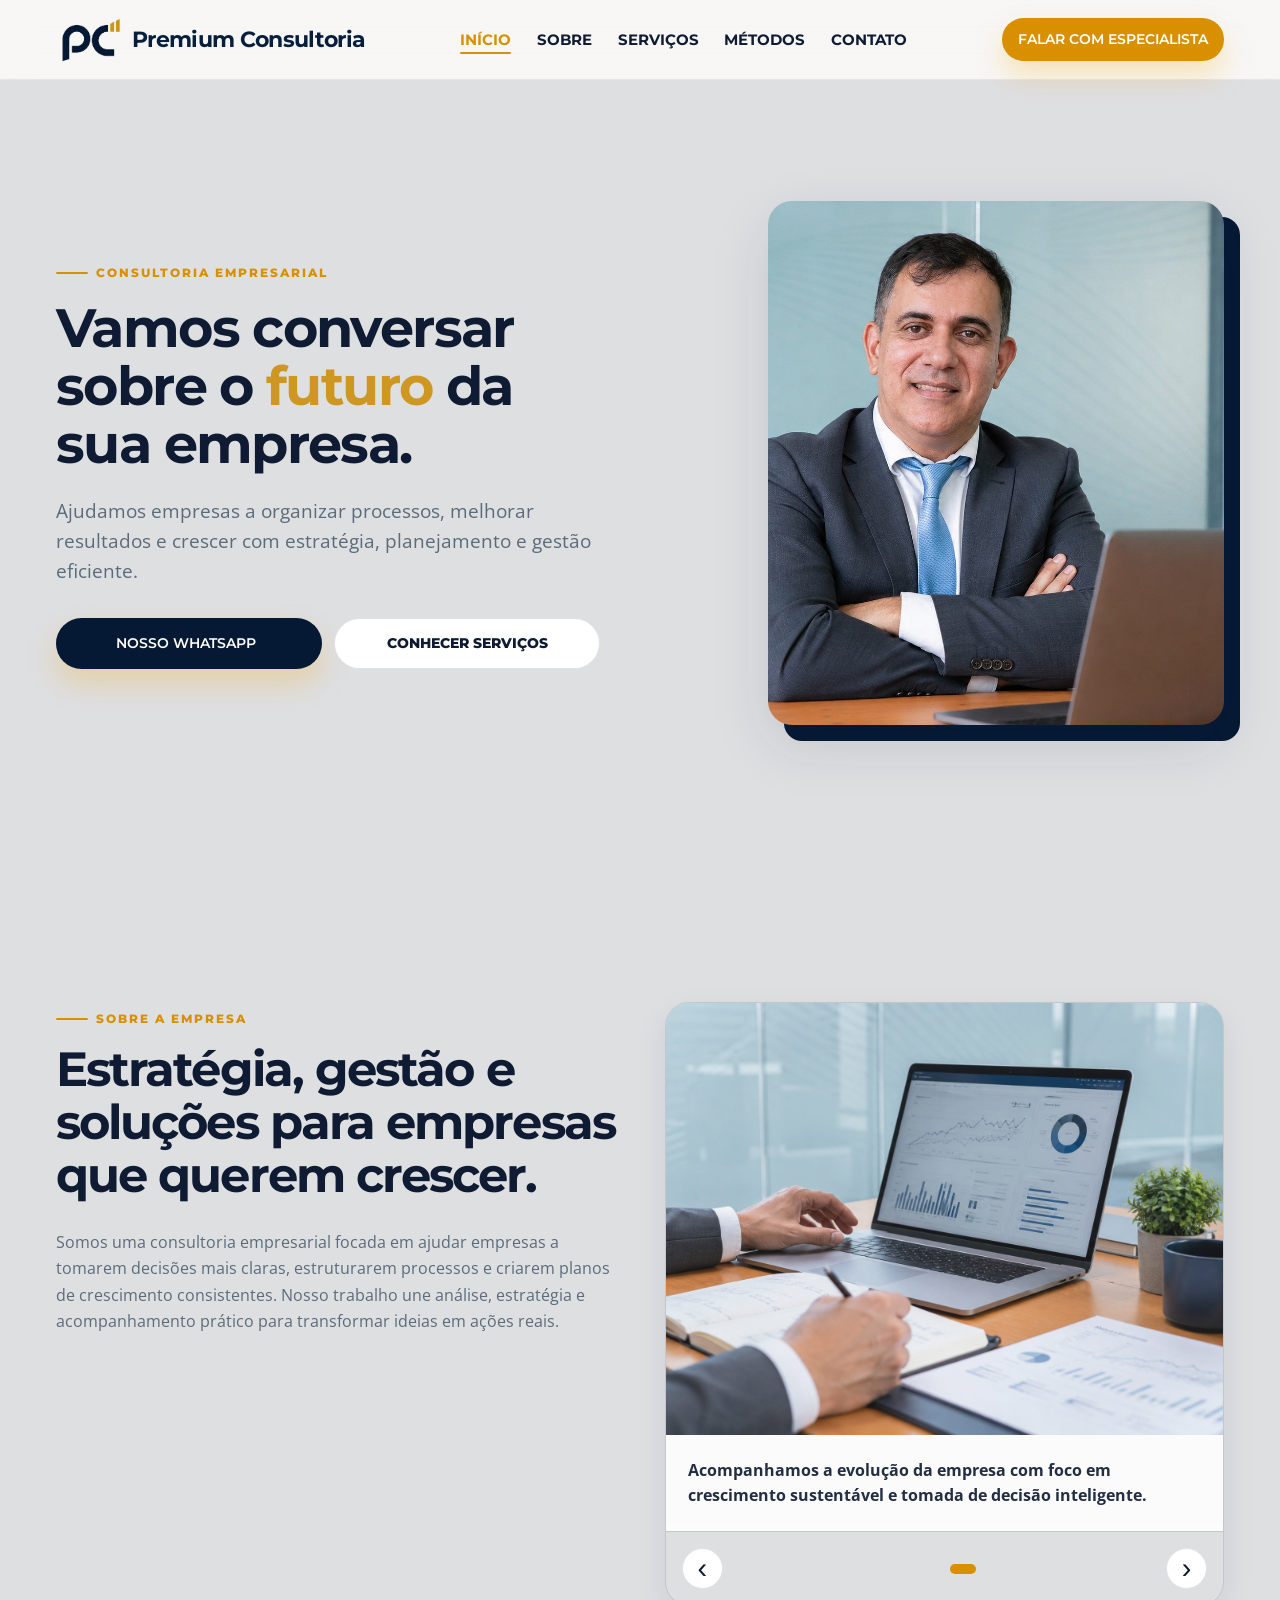
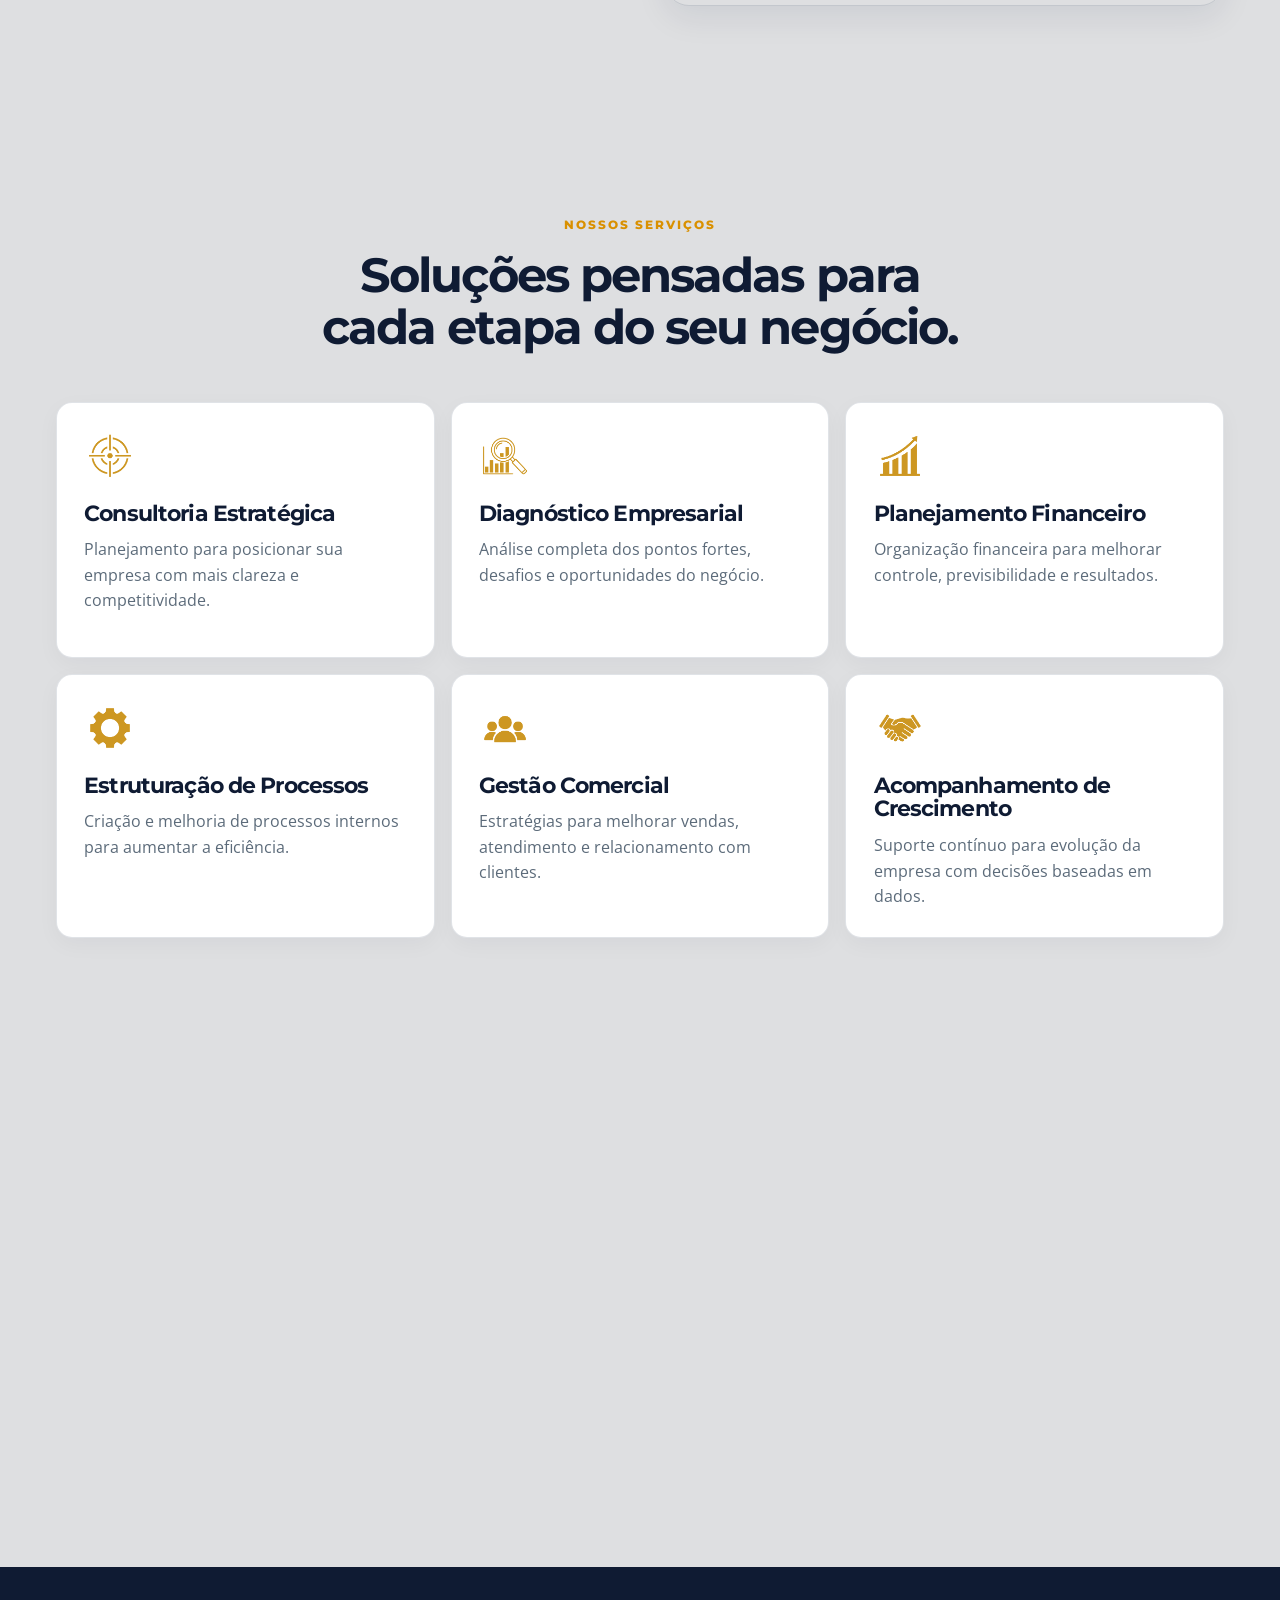
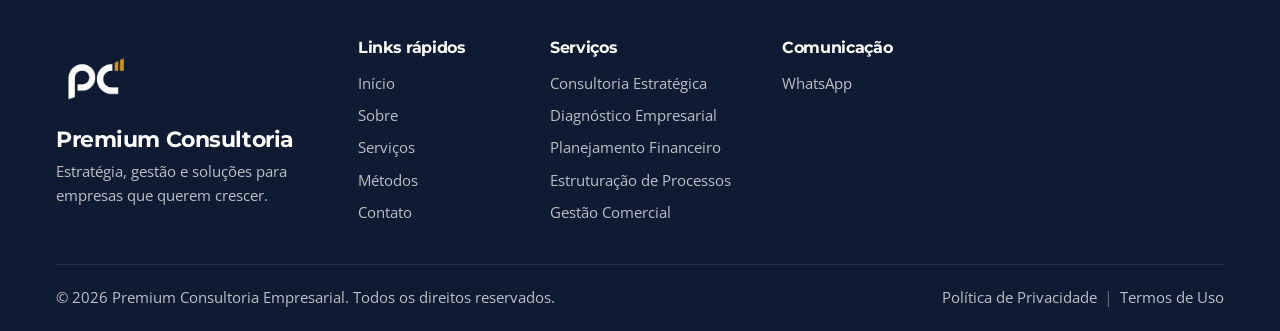
<file: consultoria-site/index.html>
<!DOCTYPE html>
<html lang="pt-BR">
<head>
  <meta charset="UTF-8" />
  <meta name="viewport" content="width=device-width, initial-scale=1.0" />
  <meta name="description" content="Consultoria empresarial para organizar processos, melhorar resultados e crescer com estratégia." />

 <!-- LOGO DA ABA DO NAVEGADOR -->
  <link rel="icon" type="image/png" href="assets/favicon.jpg">

  <title>Premium Consultoria Empresarial</title>

  <!-- GOOGLE FONTS -->
  <link rel="preconnect" href="https://fonts.googleapis.com" />
  <link rel="preconnect" href="https://fonts.gstatic.com" crossorigin />
  <link href="https://fonts.googleapis.com/css2?family=Montserrat:wght@500;600;700;800&family=Open+Sans:wght@400;500;600;700&display=swap" rel="stylesheet">

  <!-- ARQUIVO CSS PRINCIPAL -->
  <link rel="stylesheet" href="css/style.css">
</head>
<body>

  <!-- =========================
       CABEÇALHO DO SITE
  ========================= -->
  <header class="header" id="topo">
    <div class="container header__content">
      <a href="index.html#inicio" class="brand" aria-label="Voltar para o início">
        <img src="assets/logo.png" alt="Logo da empresa" class="brand__logo" />

        <span class="brand__text">
          <!-- NOME DA EMPRESA -->
          <strong>Premium Consultoria</strong>
        </span>
      </a>

      <button class="menu-toggle" type="button" aria-label="Abrir menu" aria-expanded="false" aria-controls="main-menu">
        <span></span>
        <span></span>
        <span></span>
      </button>

      <nav class="nav" id="main-menu" aria-label="Menu principal">
        <ul class="nav__list">
          <li><a class="nav__link is-current" href="index.html#inicio">INÍCIO</a></li>
          <li><a class="nav__link" href="index.html#sobre">SOBRE</a></li>
          <li><a class="nav__link" href="index.html#servicos">SERVIÇOS</a></li>
          <li><a class="nav__link" href="metodos.html">MÉTODOS</a></li>
          <li><a class="nav__link" href="contato.html">CONTATO</a></li>
        </ul>
      </nav>

         <a href="contato.html" class="btn btn--primary header__button">
        FALAR COM ESPECIALISTA
       </a>
      </a>
    </div>
  </header>

  <main>
    <!-- =========================
         SEÇÃO INICIAL / HERO
    ========================= -->
   <section class="hero section" id="inicio">
  <div class="container hero__grid">

    <div class="hero__content reveal">

      <span class="eyebrow hero__eyebrow">
        CONSULTORIA EMPRESARIAL
      </span>

      <h1>
        Vamos conversar<br class="desktop-break">
        sobre o <span class="highlight">futuro</span> da<br class="desktop-break">
        sua empresa.
      </h1>

      <p>
        Ajudamos empresas a organizar processos, melhorar resultados e crescer
        com estratégia, planejamento e gestão eficiente.
      </p>

      <div class="hero__actions">
       <a
  href="#"
  class="btn btn--primary btn--whatsapp js-whatsapp"
  target="_blank"
  rel="noopener"
>
  <span>NOSSO WHATSAPP</span>
</a>

        <a href="#servicos" class="btn btn--secondary">
          CONHECER SERVIÇOS
        </a>
      </div>

    </div>

      <div class="hero__image-wrap reveal">
     <img
      src="assets/hero.jpg"
      alt="Imagem principal da empresa"
      class="hero__image"
  />
</div>

  </div>
</section>

    <!-- =========================
         SEÇÃO SOBRE
         Textos sobre a empresa e imagens do carrossel
    ========================= -->
<section class="about section" id="sobre">
  <div class="container">

    <div class="about__grid">

      <!-- LADO ESQUERDO -->
      <div class="about__content">

        <div class="section-heading reveal">
          <span class="eyebrow">SOBRE A EMPRESA</span>

          <h2>
            Estratégia, gestão e soluções para empresas que querem crescer.
          </h2>
        </div>

        <div class="about__text reveal">
          <p>
            Somos uma consultoria empresarial focada em ajudar empresas a
            tomarem decisões mais claras, estruturarem processos e criarem
            planos de crescimento consistentes. Nosso trabalho une análise,
            estratégia e acompanhamento prático para transformar ideias em
            ações reais.
          </p>
          
        </div>

      </div>

      <!-- LADO DIREITO -->
      <div class="carousel reveal" aria-label="Carrossel sobre a empresa">

        <div class="carousel__viewport">

          <div class="carousel__slide is-active">
            <img
              src="assets/sobre1.jpg"
              alt="Análise empresarial e diagnóstico"
            >

            <p>
              Analisamos o cenário atual da sua empresa para identificar
              gargalos, oportunidades e pontos de melhoria.
            </p>
          </div>

          <div class="carousel__slide">
            <img
              src="assets/sobre2.jpg"
              alt="Planejamento estratégico empresarial"
            >

            <p>
              Criamos estratégias personalizadas para melhorar a gestão,
              os processos e os resultados do negócio.
            </p>
          </div>

          <div class="carousel__slide">
            <img
              src="assets/sobre3.jpg"
              alt="Acompanhamento de crescimento empresarial"
            >

            <p>
              Acompanhamos a evolução da empresa com foco em crescimento
              sustentável e tomada de decisão inteligente.
            </p>
          </div>

        </div>

        <div class="carousel__controls">

          <button
            class="carousel__button"
            type="button"
            data-carousel-prev
            aria-label="Slide anterior"
          >
            ‹
          </button>

          <div class="carousel__dots" aria-label="Indicadores do carrossel">

            <button
              class="carousel__dot is-active"
              type="button"
              data-carousel-dot="0"
              aria-label="Ir para slide 1"
            ></button>

            <button
              class="carousel__dot"
              type="button"
              data-carousel-dot="1"
              aria-label="Ir para slide 2"
            ></button>

            <button
              class="carousel__dot"
              type="button"
              data-carousel-dot="2"
              aria-label="Ir para slide 3"
            ></button>

          </div>

          <button
            class="carousel__button"
            type="button"
            data-carousel-next
            aria-label="Próximo slide"
          >
            ›
          </button>

        </div>

      </div>

    </div>

  </div>
</section>

    <!-- =========================
         SEÇÃO SERVIÇOS
         Cards, títulos, descrições e ícones dos serviços :P
    ========================= -->
    <section class="services section" id="servicos">
      <div class="container">
        <div class="section-heading section-heading--center reveal">
          <span class="eyebrow">NOSSOS SERVIÇOS</span>
          <h2>Soluções pensadas para cada etapa do seu negócio.</h2>
        </div>

        <div class="services__grid">
          <article class="service-card reveal">
           <img
           src="assets/alvo.png"
           alt="Ícone de consultoria estratégica"
           class="service-card__icon"
          >
            <h3>Consultoria Estratégica</h3>
            <p>Planejamento para posicionar sua empresa com mais clareza e competitividade.</p>
          </article>

          <article class="service-card reveal">
            <img
            src="assets/lupa.png"
            alt="Ícone de consultoria estratégica"
            class="service-card__icon"
           >
            <h3>Diagnóstico Empresarial</h3>
            <p>Análise completa dos pontos fortes, desafios e oportunidades do negócio.</p>
          </article>

          <article class="service-card reveal">
            <img
            src="assets/acoes.png"
            alt="Ícone de consultoria estratégica"
            class="service-card__icon"
           >
            <h3>Planejamento Financeiro</h3>
            <p>Organização financeira para melhorar controle, previsibilidade e resultados.</p>
          </article>

          <article class="service-card reveal">
            <img
            src="assets/engrenagem.png"
            alt="Ícone de consultoria estratégica"
            class="service-card__icon"
           >
            <h3>Estruturação de Processos</h3>
            <p>Criação e melhoria de processos internos para aumentar a eficiência.</p>
          </article>

          <article class="service-card reveal">
            <img
            src="assets/pessoas.png"
            alt="Ícone de consultoria estratégica"
            class="service-card__icon"
          >
            <h3>Gestão Comercial</h3>
            <p>Estratégias para melhorar vendas, atendimento e relacionamento com clientes.</p>
          </article>

          <article class="service-card reveal">
            <img
            src="assets/negocios.png"
            alt="Ícone de consultoria estratégica"
            class="service-card__icon"
           >
            <h3>Acompanhamento de Crescimento</h3>
            <p>Suporte contínuo para evolução da empresa com decisões baseadas em dados.</p>
          </article>
        </div>
      </div>
    </section>

    <!-- =========================
         CHAMADA PARA AÇÃO
         Texto final e botão de contato
    ========================= -->
 <section class="cta">
  <div class="container cta__container">
    <div class="cta__box reveal reveal--blue-box">
      <h2>Pronto para transformar a gestão da sua empresa?</h2>

      <p>
        Entre em contato e descubra como podemos ajudar o seu negócio
        a crescer com mais organização, estratégia e resultado.
      </p>

      <a
        href="#"
        class="btn btn--light js-whatsapp"
        target="_blank"
        rel="noopener"
      >
        Falar com especialista
      </a>
    </div>
  </div>
</section>

  <!-- =========================
       RODAPÉ
  ========================= -->
  <footer class="footer">
    <div class="container footer__grid">
      <div class="footer__col footer__brand">
        <img src="assets/logo branca.png" alt="Premium Consultoria Empresarial" class="logo-rodape"/>
        <h3>Premium Consultoria</h3>
        <p>Estratégia, gestão e soluções para empresas que querem crescer.</p>
      </div>

      <div class="footer__col">
        <h4>Links rápidos</h4>
        <a href="index.html#inicio">Início</a>
        <a href="index.html#sobre">Sobre</a>
        <a href="index.html#servicos">Serviços</a>
        <a href="metodos.html">Métodos</a>
        <a href="contato.html">Contato</a>
      </div>

      <div class="footer__col">
        <h4>Serviços</h4>
        <a href="index.html#servicos">Consultoria Estratégica</a>
        <a href="index.html#servicos">Diagnóstico Empresarial</a>
        <a href="index.html#servicos">Planejamento Financeiro</a>
        <a href="index.html#servicos">Estruturação de Processos</a>
        <a href="index.html#servicos">Gestão Comercial</a>
      </div>

      <div class="footer__col">
        <h4>Comunicação</h4>
        <a href="#" class="js-whatsapp" target="_blank" rel="noopener">WhatsApp</a>
      </div>
    </div>

    <div class="container footer__bottom">
      <p>© 2026 Premium Consultoria Empresarial. Todos os direitos reservados.</p>
      <div>
      <a href="politica-de-privacidade.html">
      Política de Privacidade
      </a>
      <span>|</span>
      <a href="termos-de-uso.html">
       Termos de Uso
      </a>
      </div>
    </div>
  </footer>

  <!-- ARQUIVO JAVASCRIPT PRINCIPAL -->
  <script src="js/script.js"></script>
</body>
</html>
</file>
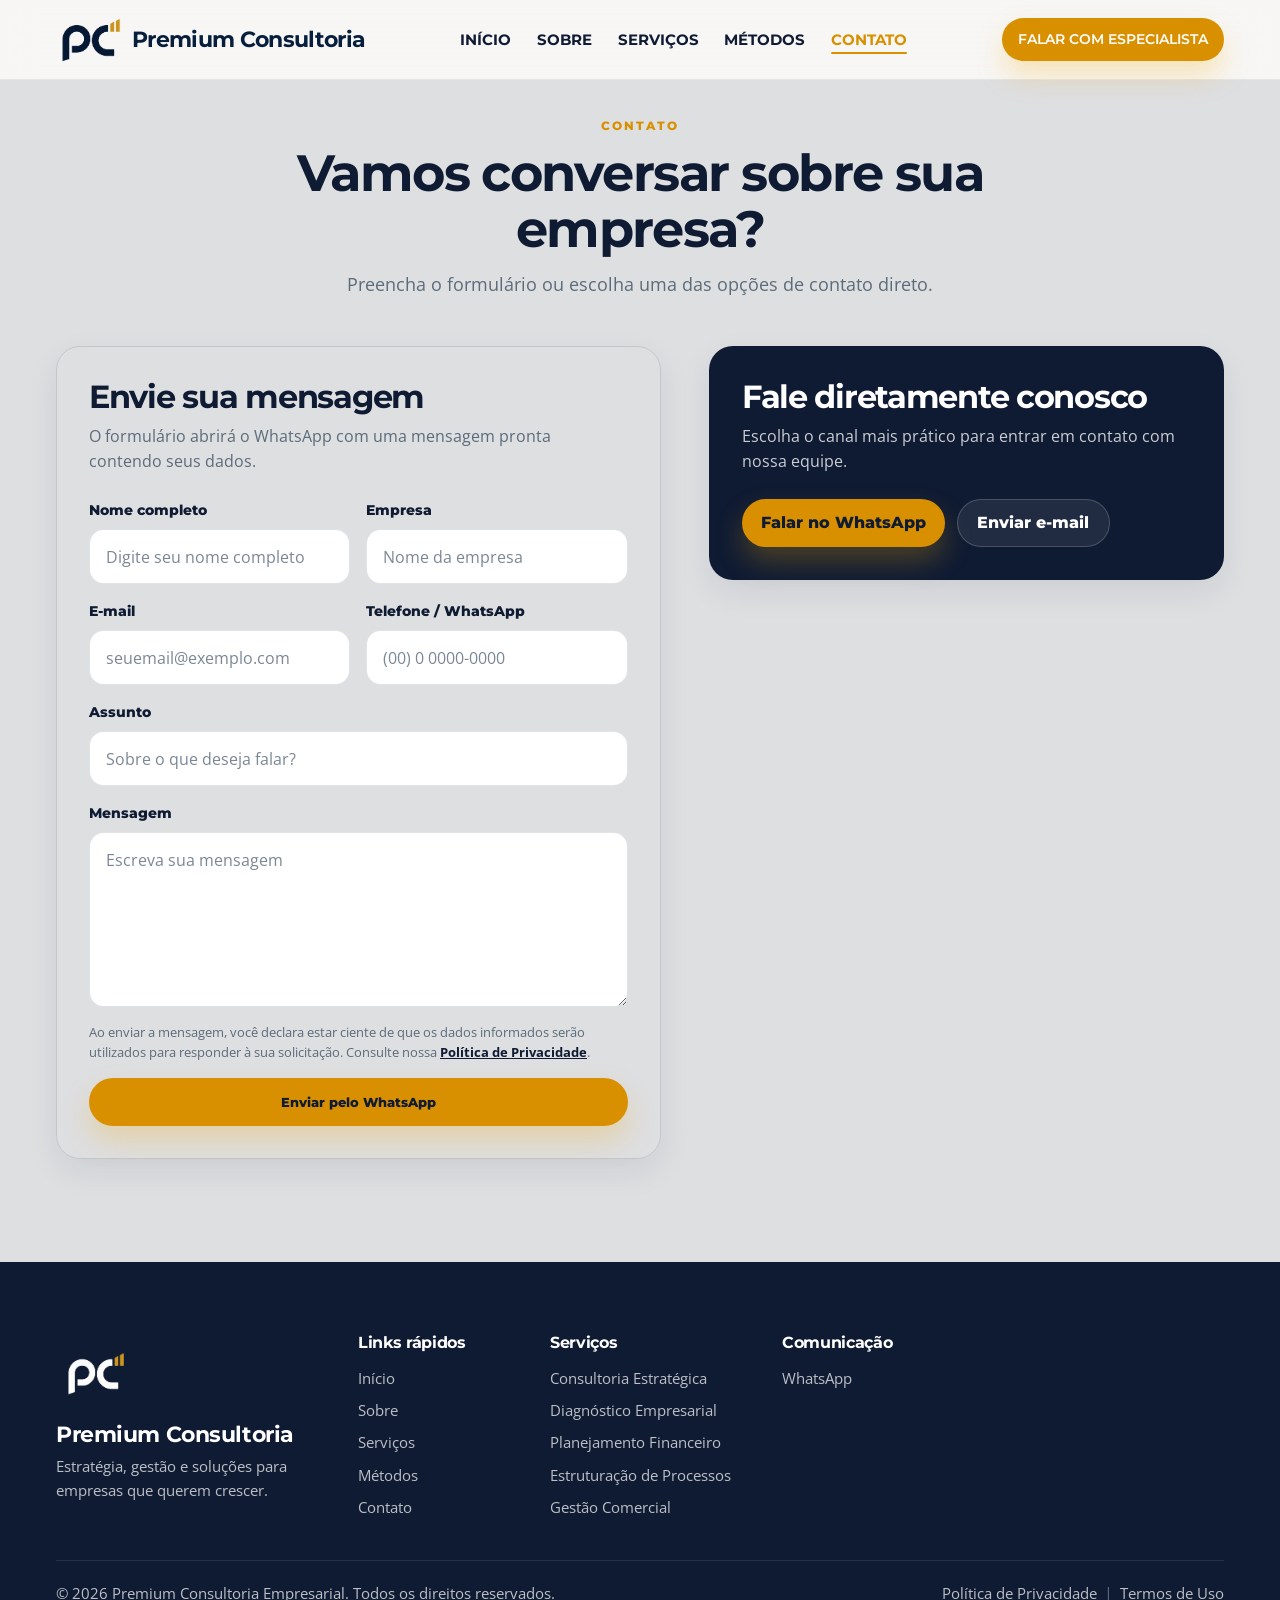
<file: consultoria-site/contato.html>
<!DOCTYPE html>
<html lang="pt-BR">
<head>
  <meta charset="UTF-8" />
  <meta name="viewport" content="width=device-width, initial-scale=1.0" />
  <meta name="description" content="Entre em contato com a consultoria empresarial." />

 <!-- LOGO DA ABA DO NAVEGADOR -->
  <link rel="icon" type="image/png" href="assets/favicon.jpg">

  <title>Contato | Premium Consultoria Empresarial</title>

  <link rel="preconnect" href="https://fonts.googleapis.com" />
  <link rel="preconnect" href="https://fonts.gstatic.com" crossorigin />
  <link href="https://fonts.googleapis.com/css2?family=Montserrat:wght@500;600;700;800&family=Open+Sans:wght@400;500;600;700&display=swap" rel="stylesheet">
  <link rel="stylesheet" href="css/style.css">
</head>
<body>

  <!-- =========================
       CABEÇALHO DO SITE
  ========================= -->
  <header class="header" id="topo">
    <div class="container header__content">
      <a href="index.html#inicio" class="brand" aria-label="Voltar para o início">
        <img src="assets/logo.png" alt="Logo da empresa" class="brand__logo" />
        <span class="brand__text">
          <strong>Premium Consultoria</strong>
        </span>
      </a>

      <button class="menu-toggle" type="button" aria-label="Abrir menu" aria-expanded="false" aria-controls="main-menu">
        <span></span>
        <span></span>
        <span></span>
      </button>

      <nav class="nav" id="main-menu" aria-label="Menu principal">
        <ul class="nav__list">
          <li><a class="nav__link" href="index.html#inicio">INÍCIO</a></li>
          <li><a class="nav__link" href="index.html#sobre">SOBRE</a></li>
          <li><a class="nav__link" href="index.html#servicos">SERVIÇOS</a></li>
          <li><a class="nav__link" href="metodos.html">MÉTODOS</a></li>
          <li><a class="nav__link is-current" href="contato.html">CONTATO</a></li>
        </ul>
      </nav>

      <a href="contato.html" class="btn btn--primary header__button">
      FALAR COM ESPECIALISTA
     </a>
    </div>
  </header>

  <main>
    <!-- =========================
         SEÇÃO INICIAL / HERO
    ========================= -->
    <section class="page-hero section">
      <div class="container page-hero__content reveal">
        <span class="eyebrow">CONTATO</span>
        <!-- AQUI VOCÊ ALTERA O TÍTULO DA PÁGINA CONTATO -->
        <h1>Vamos conversar sobre sua empresa?</h1>
        <!-- AQUI VOCÊ ALTERA O TEXTO DA PÁGINA CONTATO -->
        <p>Preencha o formulário ou escolha uma das opções de contato direto.</p>
      </div>
    </section>

    <!-- =========================
         PÁGINA CONTATO
    ========================= -->
    <section class="contact section">
      <div class="container contact__grid">
        <div class="contact__form-area reveal">
          <h2>Envie sua mensagem</h2>
          <p>O formulário abrirá o WhatsApp com uma mensagem pronta contendo seus dados.</p>

          <form class="contact-form" id="contactForm">
            <div class="form-group">
              <label for="nome">Nome completo</label>
              <!-- AQUI VOCÊ ALTERA O CAMPO NOME, SE PRECISAR -->
              <input type="text" id="nome" name="nome" placeholder="Digite seu nome completo" required />
            </div>

            <div class="form-group">
              <label for="empresa">Empresa</label>
              <input type="text" id="empresa" name="empresa" placeholder="Nome da empresa" required />
            </div>

            <div class="form-group">
              <label for="email">E-mail</label>
              <input type="email" id="email" name="email" placeholder="seuemail@exemplo.com" required />
            </div>

            <div class="form-group">
              <label for="telefone">Telefone / WhatsApp</label>
              <input type="tel" id="telefone" name="telefone" placeholder="(00) 0 0000-0000" required />
            </div>

            <div class="form-group">
              <label for="assunto">Assunto</label>
              <input type="text" id="assunto" name="assunto" placeholder="Sobre o que deseja falar?" required />
            </div>

            <div class="form-group">
              <label for="mensagem">Mensagem</label>
              <textarea id="mensagem" name="mensagem" rows="6" placeholder="Escreva sua mensagem" required></textarea>
            </div>

                <p class="privacy-notice">
                Ao enviar a mensagem, você declara estar ciente de que os dados
                informados serão utilizados para responder à sua solicitação.
                Consulte nossa
                <a href="politica-de-privacidade.html">Política de Privacidade</a>.
                 </p>

            <button type="submit" class="btn btn--primary btn--full">Enviar pelo WhatsApp</button>
          </form>
        </div>

        <aside class="contact__info reveal">
          <h2>Fale diretamente conosco</h2>
          <p>Escolha o canal mais prático para entrar em contato com nossa equipe.</p>

          <div class="contact__buttons">
            <a href="#" class="btn btn--primary js-whatsapp" target="_blank" rel="noopener">Falar no WhatsApp</a>

         <a
        href="https://mail.google.com/mail/?view=cm&fs=1&to=premiumconsultoria2011@hotmail.com&su=Contato%20pelo%20site"
        class="btn btn--secondary"
        target="_blank"
        rel="noopener"
        >
         Enviar e-mail
       </a>
          </div>
        </aside>
      </div>
    </section>
  </main>

  <!-- =========================
       RODAPÉ
  ========================= -->
  <footer class="footer">
    <div class="container footer__grid">
      <div class="footer__col footer__brand">
        <img src="assets/logo branca.png" alt="Premium Consultoria Empresarial" class="logo-rodape"/>
        <h3>Premium Consultoria</h3>
        <p>Estratégia, gestão e soluções para empresas que querem crescer.</p>
      </div>

      <div class="footer__col">
        <h4>Links rápidos</h4>
        <a href="index.html#inicio">Início</a>
        <a href="index.html#sobre">Sobre</a>
        <a href="index.html#servicos">Serviços</a>
        <a href="metodos.html">Métodos</a>
        <a href="contato.html">Contato</a>
      </div>

      <div class="footer__col">
        <h4>Serviços</h4>
        <a href="index.html#servicos">Consultoria Estratégica</a>
        <a href="index.html#servicos">Diagnóstico Empresarial</a>
        <a href="index.html#servicos">Planejamento Financeiro</a>
        <a href="index.html#servicos">Estruturação de Processos</a>
        <a href="index.html#servicos">Gestão Comercial</a>
      </div>

      <div class="footer__col">
        <h4>Comunicação</h4>
        <a href="#" class="js-whatsapp" target="_blank" rel="noopener">WhatsApp</a>
      </div>
    </div>

    <div class="container footer__bottom">
      <p>© 2026 Premium Consultoria Empresarial. Todos os direitos reservados.</p>
      <div>
      <a href="politica-de-privacidade.html">
      Política de Privacidade
      </a>
      <span>|</span>
      <a href="termos-de-uso.html">
       Termos de Uso
      </a>
      </div>
    </div>
  </footer>

  <script src="js/script.js"></script>
</body>
</html>
</file>
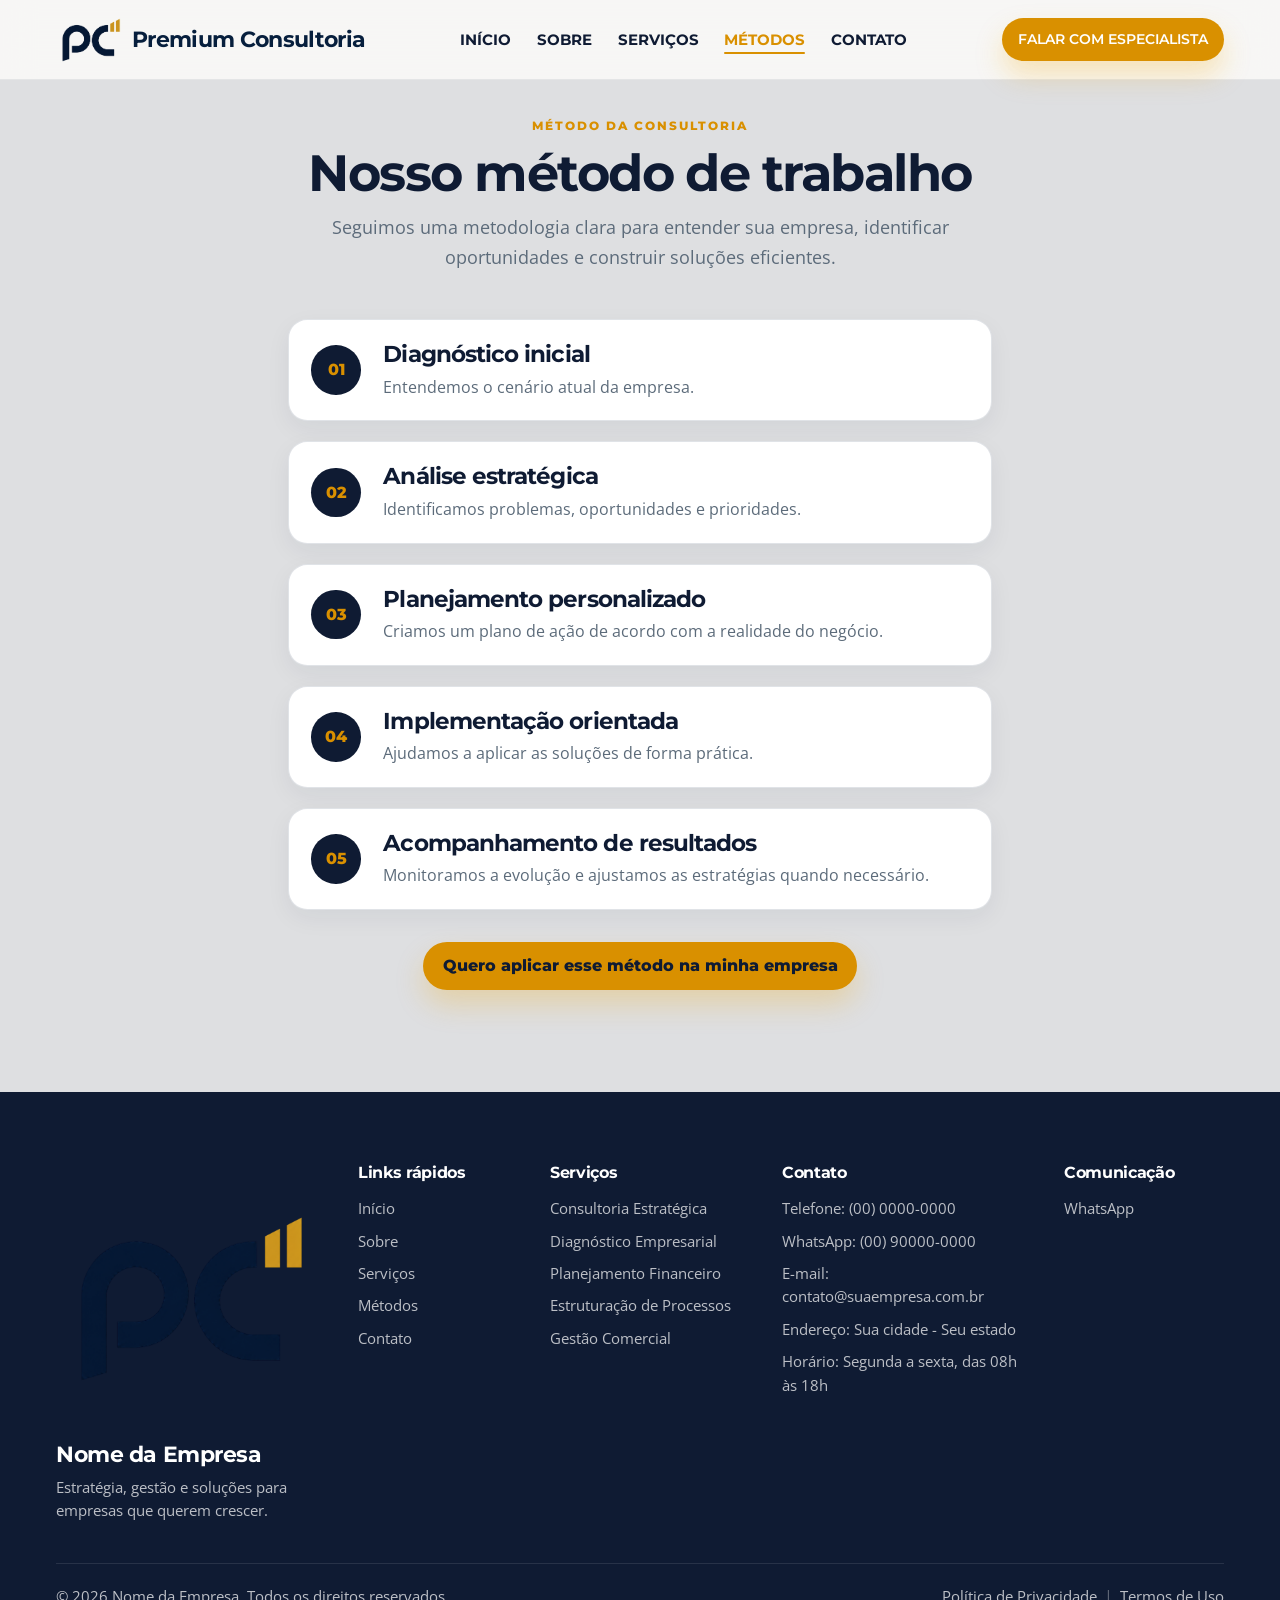
<file: consultoria-site/metodos.html>
<!DOCTYPE html>
<html lang="pt-BR">
<head>
  <meta charset="UTF-8" />
  <meta name="viewport" content="width=device-width, initial-scale=1.0" />
  <meta name="description" content="Conheça o método de trabalho da consultoria empresarial." />

 <!-- LOGO DA ABA DO NAVEGADOR -->
  <link rel="icon" type="image/png" href="assets/favicon.jpg">

  <title>Métodos | Premium Consultoia Empresarial</title>

  <link rel="preconnect" href="https://fonts.googleapis.com" />
  <link rel="preconnect" href="https://fonts.gstatic.com" crossorigin />
  <link href="https://fonts.googleapis.com/css2?family=Montserrat:wght@500;600;700;800&family=Open+Sans:wght@400;500;600;700&display=swap" rel="stylesheet">
  <link rel="stylesheet" href="css/style.css">
</head>
<body>

  <!-- =========================
       CABEÇALHO DO SITE
       P/ alterar logo, nome da empresa e links do menu
  ========================= -->
  <header class="header" id="topo">
    <div class="container header__content">
      <a href="index.html#inicio" class="brand" aria-label="Voltar para o início">
        <img src="assets/logo.png" alt="Logo da empresa" class="brand__logo" />
        <span class="brand__text">
          <!-- NOME DA EMPRESA -->
          <strong>Premium Consultoria</strong>
        </span>
      </a>

      <button class="menu-toggle" type="button" aria-label="Abrir menu" aria-expanded="false" aria-controls="main-menu">
        <span></span>
        <span></span>
        <span></span>
      </button>

      <nav class="nav" id="main-menu" aria-label="Menu principal">
        <ul class="nav__list">
           <li><a class="nav__link" href="index.html#inicio">INÍCIO</a></li>
           <li><a class="nav__link" href="index.html#sobre">SOBRE</a></li>
           <li><a class="nav__link" href="index.html#servicos">SERVIÇOS</a></li>
           <li><a class="nav__link is-current" href="metodos.html">MÉTODOS</a></li>
           <li><a class="nav__link" href="contato.html">CONTATO</a></li>
        </ul>
      </nav>

      <a href="#" class="btn btn--primary header__button js-whatsapp" target="_blank" rel="noopener">
        FALAR COM ESPECIALISTA
      </a>
    </div>
  </header>

  <main>
    <!-- =========================
         SEÇÃO INICIAL / HERO
    ========================= -->
    <section class="page-hero section">
      <div class="container page-hero__content reveal">
        <span class="eyebrow">MÉTODO DA CONSULTORIA</span>
        <h1>Nosso método de trabalho</h1>
        <p>
          Seguimos uma metodologia clara para entender sua empresa, identificar oportunidades
          e construir soluções eficientes.
        </p>
      </div>
    </section>

    <!-- =========================
         PÁGINA MÉTODOS
    ========================= -->
    <section class="method section">
      <div class="container">
        <div class="method__timeline">
          <article class="method-card reveal">
            <span>01</span>
            <h2>Diagnóstico inicial</h2>
            <p>Entendemos o cenário atual da empresa.</p>
          </article>

          <article class="method-card reveal">
            <span>02</span>
            <h2>Análise estratégica</h2>
            <p>Identificamos problemas, oportunidades e prioridades.</p>
          </article>

          <article class="method-card reveal">
            <span>03</span>
            <h2>Planejamento personalizado</h2>
            <p>Criamos um plano de ação de acordo com a realidade do negócio.</p>
          </article>

          <article class="method-card reveal">
            <span>04</span>
            <h2>Implementação orientada</h2>
            <p>Ajudamos a aplicar as soluções de forma prática.</p>
          </article>

          <article class="method-card reveal">
            <span>05</span>
            <h2>Acompanhamento de resultados</h2>
            <p>Monitoramos a evolução e ajustamos as estratégias quando necessário.</p>
          </article>
        </div>

        <div class="method__cta reveal">
          <a href="contato.html" class="btn btn--primary">Quero aplicar esse método na minha empresa</a>
        </div>
      </div>
    </section>
  </main>

  <!-- =========================
       RODAPÉ
  ========================= -->
  <footer class="footer">
    <div class="container footer__grid">
      <div class="footer__col footer__brand">
        <img src="assets/logo.png" alt="Logo da empresa" />
        <h3>Nome da Empresa</h3>
        <p>Estratégia, gestão e soluções para empresas que querem crescer.</p>
      </div>

      <div class="footer__col">
        <h4>Links rápidos</h4>
        <a href="index.html#inicio">Início</a>
        <a href="index.html#sobre">Sobre</a>
        <a href="index.html#servicos">Serviços</a>
        <a href="metodos.html">Métodos</a>
        <a href="contato.html">Contato</a>
      </div>

      <div class="footer__col">
        <h4>Serviços</h4>
        <a href="index.html#servicos">Consultoria Estratégica</a>
        <a href="index.html#servicos">Diagnóstico Empresarial</a>
        <a href="index.html#servicos">Planejamento Financeiro</a>
        <a href="index.html#servicos">Estruturação de Processos</a>
        <a href="index.html#servicos">Gestão Comercial</a>
      </div>

      <div class="footer__col">
        <h4>Contato</h4>
        <p>Telefone: (00) 0000-0000</p>
        <p>WhatsApp: (00) 90000-0000</p>
        <p>E-mail: contato@suaempresa.com.br</p>
        <p>Endereço: Sua cidade - Seu estado</p>
        <p>Horário: Segunda a sexta, das 08h às 18h</p>
      </div>

      <div class="footer__col">
        <h4>Comunicação</h4>
        <a href="#" class="js-whatsapp" target="_blank" rel="noopener">WhatsApp</a>
      </div>
    </div>

    <div class="container footer__bottom">
      <p>© 2026 Nome da Empresa. Todos os direitos reservados.</p>
      <div>
        <a href="#">Política de Privacidade</a>
        <span>|</span>
        <a href="#">Termos de Uso</a>
      </div>
    </div>
  </footer>

  <script src="js/script.js"></script>
</body>
</html>
</file>
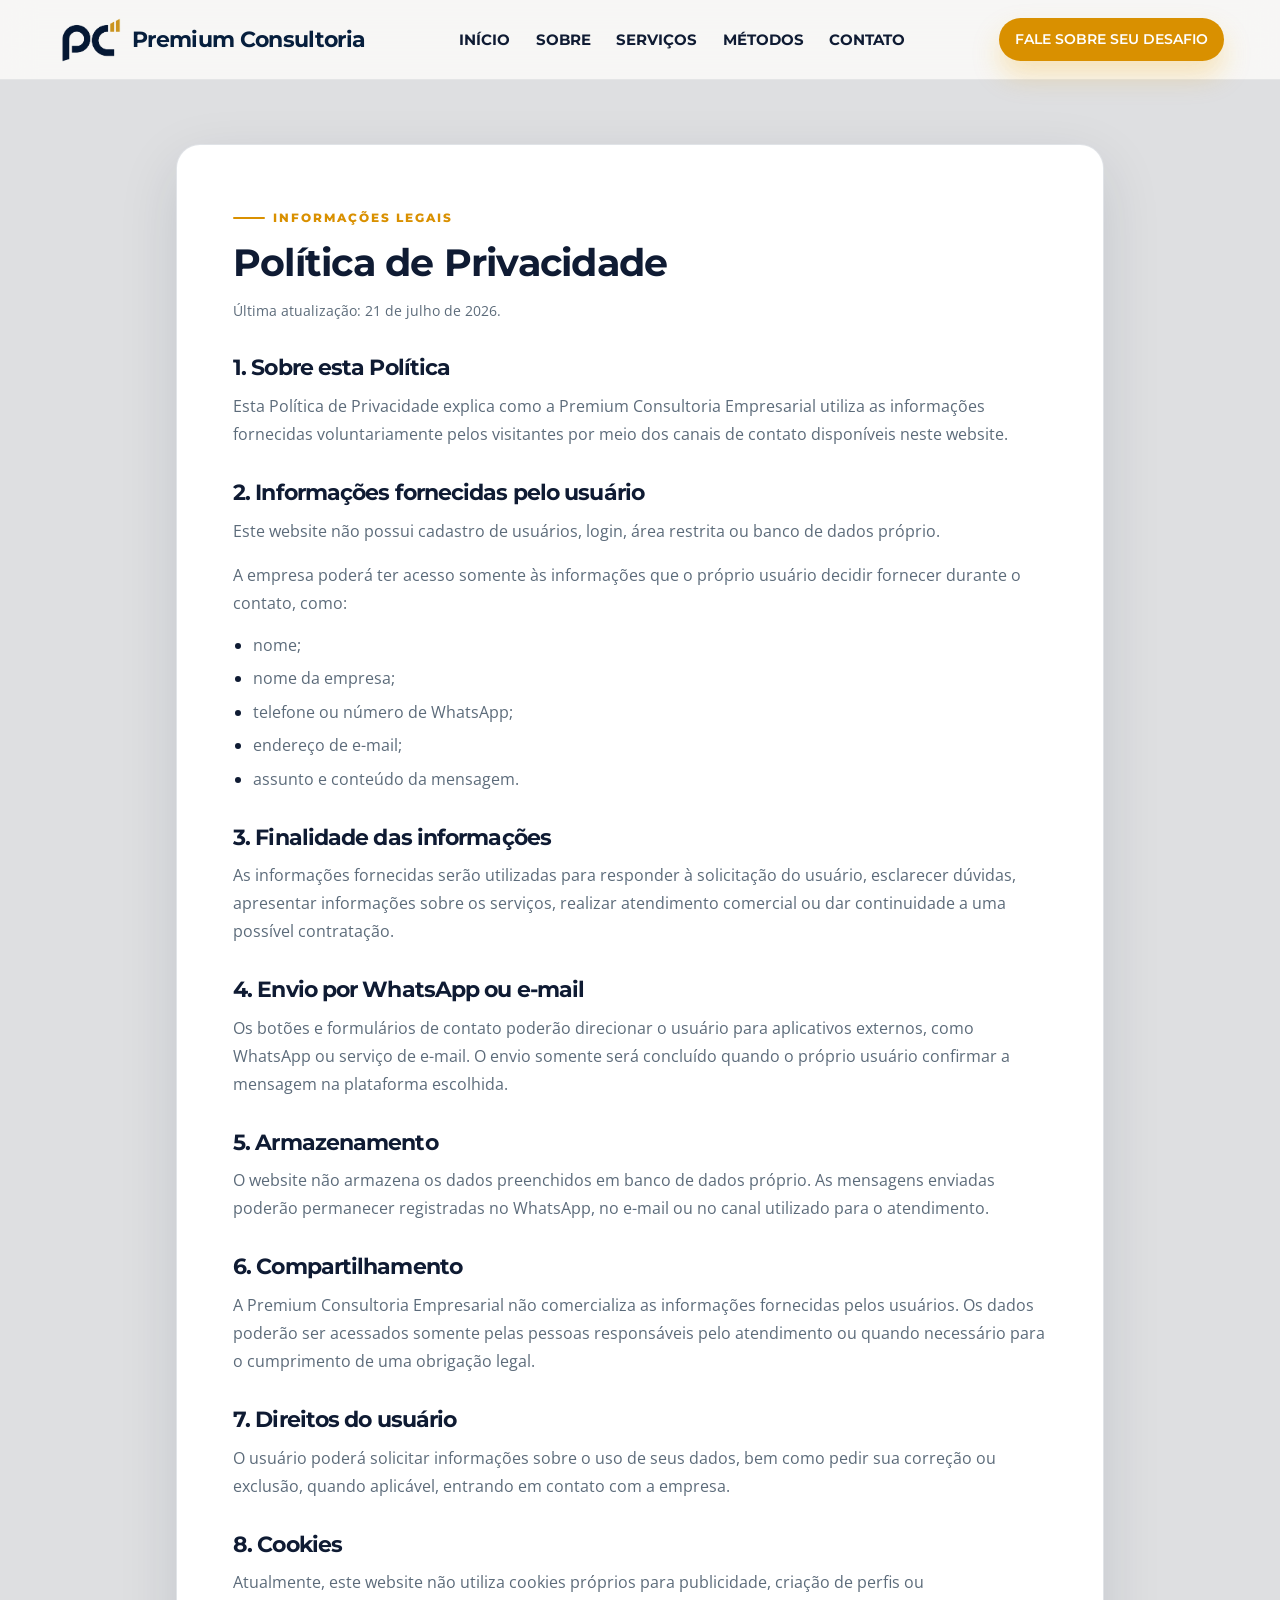
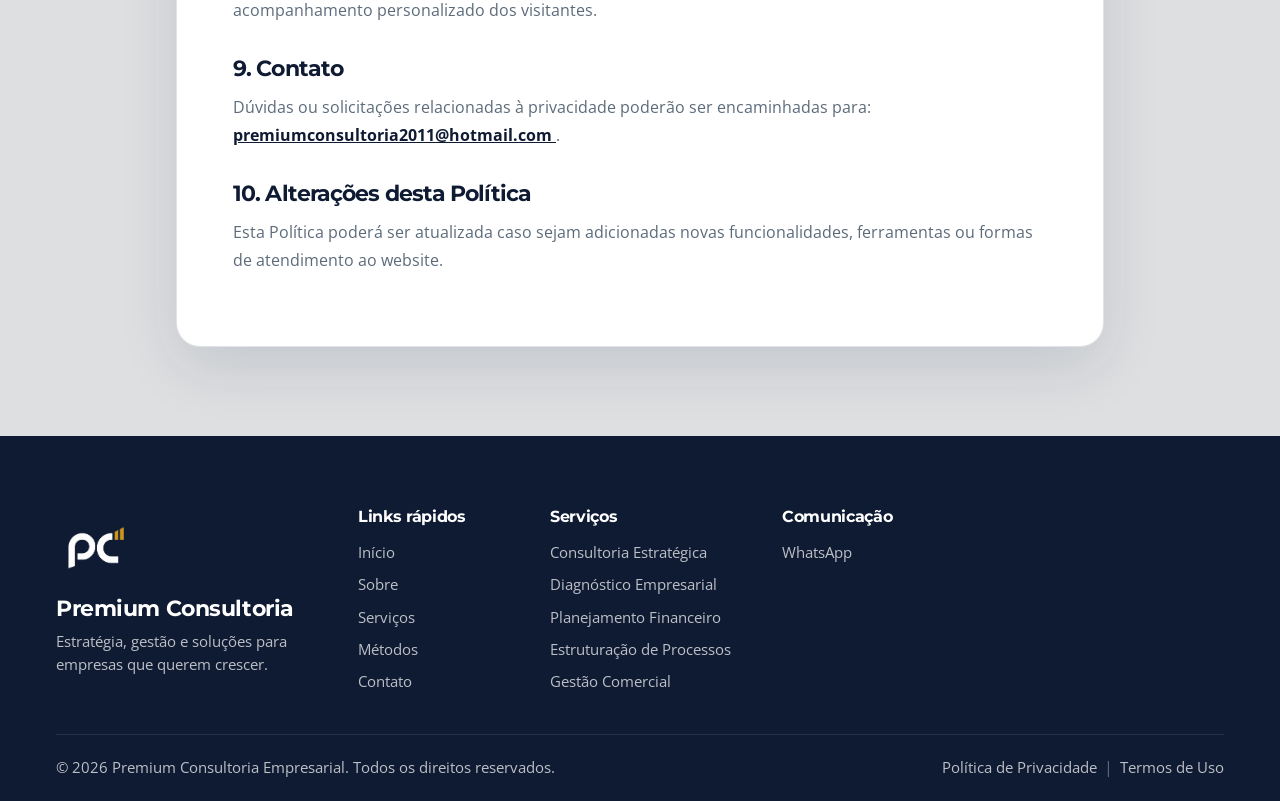
<file: consultoria-site/politica-de-privacidade.html>
<!DOCTYPE html>
<html lang="pt-BR">
<head>
  <meta charset="UTF-8" />
  <meta name="viewport" content="width=device-width, initial-scale=1.0" />
  <meta name="description" content="Política de Privacidade da Premium Consultoria Empresarial." />

 <!-- LOGO DA ABA DO NAVEGADOR -->
  <link rel="icon" type="image/png" href="assets/favicon.jpg">

  <title>Política de Privacidade | Premium Consultoria</title>

  <link rel="preconnect" href="https://fonts.googleapis.com" />
  <link rel="preconnect" href="https://fonts.gstatic.com" crossorigin />
  <link href="https://fonts.googleapis.com/css2?family=Montserrat:wght@500;600;700;800&family=Open+Sans:wght@400;500;600;700&display=swap" rel="stylesheet">
  <link rel="stylesheet" href="css/style.css">
</head>
<body>

  <!-- =========================
       CABEÇALHO DO SITE
  ========================= -->
  <header class="header" id="topo">
    <div class="container header__content">
      <a href="index.html#inicio" class="brand" aria-label="Voltar para o início">
        <img src="assets/logo.png" alt="Logo da empresa" class="brand__logo" />
        <span class="brand__text">
          <strong>Premium Consultoria</strong>
        </span>
      </a>

      <button class="menu-toggle" type="button" aria-label="Abrir menu" aria-expanded="false" aria-controls="main-menu">
        <span></span>
        <span></span>
        <span></span>
      </button>

      <nav class="nav" id="main-menu" aria-label="Menu principal">
        <ul class="nav__list">
          <li><a class="nav__link" href="index.html#inicio">INÍCIO</a></li>
          <li><a class="nav__link" href="index.html#sobre">SOBRE</a></li>
          <li><a class="nav__link" href="index.html#servicos">SERVIÇOS</a></li>
          <li><a class="nav__link" href="metodos.html">MÉTODOS</a></li>
          <li><a class="nav__link " href="contato.html">CONTATO</a></li>
        </ul>
      </nav>

      <a href="contato.html" class="btn btn--primary header__button">
      FALE SOBRE SEU DESAFIO
     </a>
    </div>
  </header>

  <main class="legal-page">
  <div class="container legal-page__content">

    <span class="eyebrow">INFORMAÇÕES LEGAIS</span>

    <h1>Política de Privacidade</h1>

    <p class="legal-page__date">
      Última atualização: 21 de julho de 2026.
    </p>

    <h2>1. Sobre esta Política</h2>

    <p>
      Esta Política de Privacidade explica como a Premium Consultoria
      Empresarial utiliza as informações fornecidas voluntariamente
      pelos visitantes por meio dos canais de contato disponíveis
      neste website.
    </p>

    <h2>2. Informações fornecidas pelo usuário</h2>

    <p>
      Este website não possui cadastro de usuários, login, área restrita
      ou banco de dados próprio.
    </p>

    <p>
      A empresa poderá ter acesso somente às informações que o próprio
      usuário decidir fornecer durante o contato, como:
    </p>

    <ul>
      <li>nome;</li>
      <li>nome da empresa;</li>
      <li>telefone ou número de WhatsApp;</li>
      <li>endereço de e-mail;</li>
      <li>assunto e conteúdo da mensagem.</li>
    </ul>

    <h2>3. Finalidade das informações</h2>

    <p>
      As informações fornecidas serão utilizadas para responder à
      solicitação do usuário, esclarecer dúvidas, apresentar informações
      sobre os serviços, realizar atendimento comercial ou dar continuidade
      a uma possível contratação.
    </p>

    <h2>4. Envio por WhatsApp ou e-mail</h2>

    <p>
      Os botões e formulários de contato poderão direcionar o usuário
      para aplicativos externos, como WhatsApp ou serviço de e-mail.
      O envio somente será concluído quando o próprio usuário confirmar
      a mensagem na plataforma escolhida.
    </p>

    <h2>5. Armazenamento</h2>

    <p>
      O website não armazena os dados preenchidos em banco de dados próprio.
      As mensagens enviadas poderão permanecer registradas no WhatsApp,
      no e-mail ou no canal utilizado para o atendimento.
    </p>

    <h2>6. Compartilhamento</h2>

    <p>
      A Premium Consultoria Empresarial não comercializa as informações
      fornecidas pelos usuários. Os dados poderão ser acessados somente
      pelas pessoas responsáveis pelo atendimento ou quando necessário
      para o cumprimento de uma obrigação legal.
    </p>

    <h2>7. Direitos do usuário</h2>

    <p>
      O usuário poderá solicitar informações sobre o uso de seus dados,
      bem como pedir sua correção ou exclusão, quando aplicável, entrando
      em contato com a empresa.
    </p>

    <h2>8. Cookies</h2>

    <p>
      Atualmente, este website não utiliza cookies próprios para
      publicidade, criação de perfis ou acompanhamento personalizado
      dos visitantes.
    </p>

    <h2>9. Contato</h2>

    <p>
      Dúvidas ou solicitações relacionadas à privacidade poderão ser
      encaminhadas para:
      <a href="mailto:premiumconsultoria2011@hotmail.com">
        premiumconsultoria2011@hotmail.com
      </a>.
    </p>

    <h2>10. Alterações desta Política</h2>

    <p>
      Esta Política poderá ser atualizada caso sejam adicionadas novas
      funcionalidades, ferramentas ou formas de atendimento ao website.
    </p>

  </div>
</main>

  <!-- =========================
       RODAPÉ
  ========================= -->
  <footer class="footer">
    <div class="container footer__grid">
      <div class="footer__col footer__brand">
        <img src="assets/logo branca.png" alt="Premium Consultoria Empresarial" class="logo-rodape"/>
        <h3>Premium Consultoria</h3>
        <p>Estratégia, gestão e soluções para empresas que querem crescer.</p>
      </div>

      <div class="footer__col">
        <h4>Links rápidos</h4>
        <a href="index.html#inicio">Início</a>
        <a href="index.html#sobre">Sobre</a>
        <a href="index.html#servicos">Serviços</a>
        <a href="metodos.html">Métodos</a>
        <a href="contato.html">Contato</a>
      </div>

      <div class="footer__col">
        <h4>Serviços</h4>
        <a href="index.html#servicos">Consultoria Estratégica</a>
        <a href="index.html#servicos">Diagnóstico Empresarial</a>
        <a href="index.html#servicos">Planejamento Financeiro</a>
        <a href="index.html#servicos">Estruturação de Processos</a>
        <a href="index.html#servicos">Gestão Comercial</a>
      </div>

      <div class="footer__col">
        <h4>Comunicação</h4>
        <a href="#" class="js-whatsapp" target="_blank" rel="noopener">WhatsApp</a>
      </div>
    </div>

    <div class="container footer__bottom">
      <p>© 2026 Premium Consultoria Empresarial. Todos os direitos reservados.</p>
      <div>
      <a href="politica-de-privacidade.html">
      Política de Privacidade
      </a>
      <span>|</span>
      <a href="termos-de-uso.html">
       Termos de Uso
      </a>
      </div>
    </div>
  </footer>

  <script src="js/script.js"></script>
</body>
</html>
</file>
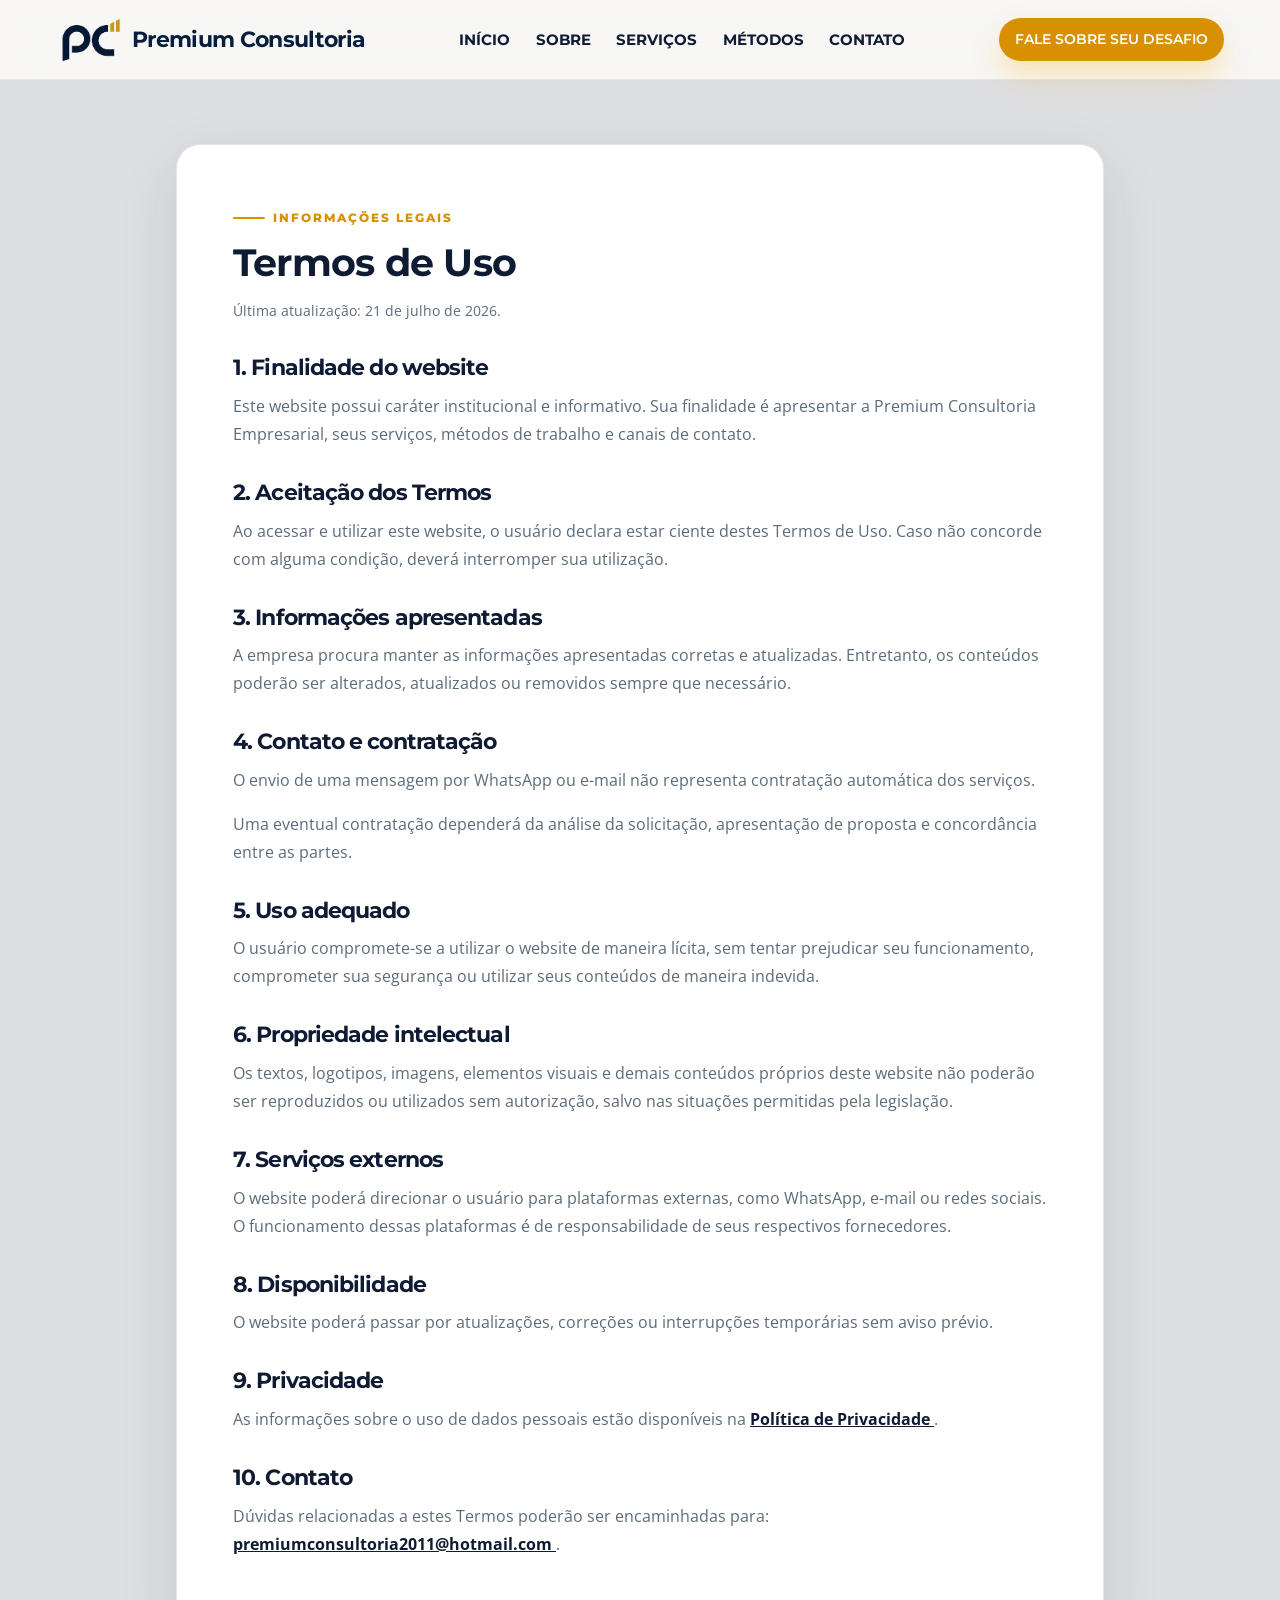
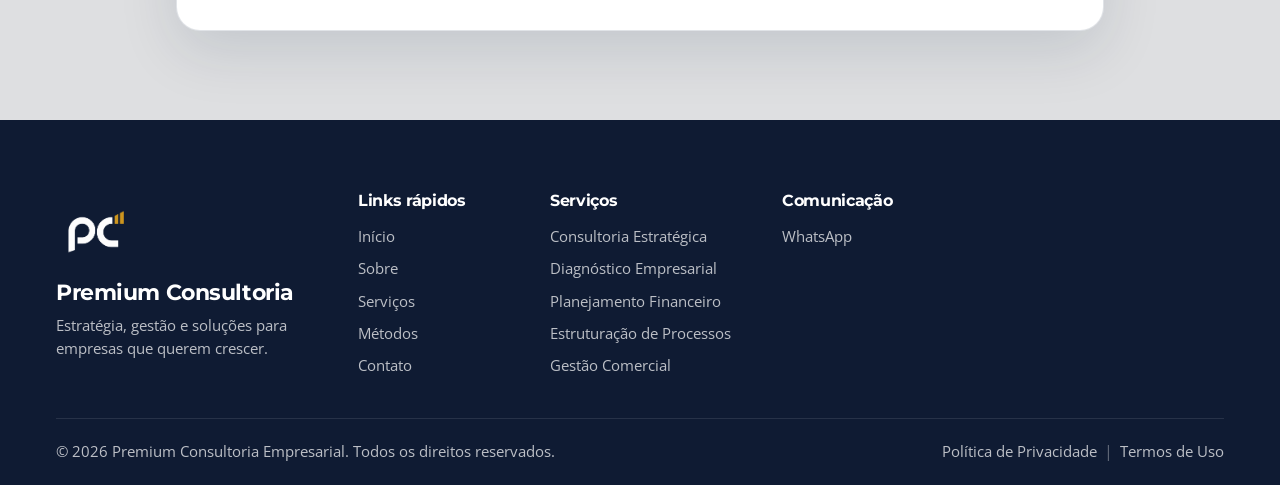
<file: consultoria-site/termos-de-uso.html>
<!DOCTYPE html>
<html lang="pt-BR">
<head>
  <meta charset="UTF-8" />
  <meta name="viewport" content="width=device-width, initial-scale=1.0" />
  <meta name="description" content="Termos de Uso do website da Premium Consultoria Empresarial." />

 <!-- LOGO DA ABA DO NAVEGADOR -->
  <link rel="icon" type="image/png" href="assets/favicon.jpg">

  <title>Termos de Uso | Premium Consultoria</title>

  <link rel="preconnect" href="https://fonts.googleapis.com" />
  <link rel="preconnect" href="https://fonts.gstatic.com" crossorigin />
  <link href="https://fonts.googleapis.com/css2?family=Montserrat:wght@500;600;700;800&family=Open+Sans:wght@400;500;600;700&display=swap" rel="stylesheet">
  <link rel="stylesheet" href="css/style.css">
</head>
<body>

  <!-- =========================
       CABEÇALHO DO SITE
  ========================= -->
  <header class="header" id="topo">
    <div class="container header__content">
      <a href="index.html#inicio" class="brand" aria-label="Voltar para o início">
        <img src="assets/logo.png" alt="Logo da empresa" class="brand__logo" />
        <span class="brand__text">
          <strong>Premium Consultoria</strong>
        </span>
      </a>

      <button class="menu-toggle" type="button" aria-label="Abrir menu" aria-expanded="false" aria-controls="main-menu">
        <span></span>
        <span></span>
        <span></span>
      </button>

      <nav class="nav" id="main-menu" aria-label="Menu principal">
        <ul class="nav__list">
          <li><a class="nav__link" href="index.html#inicio">INÍCIO</a></li>
          <li><a class="nav__link" href="index.html#sobre">SOBRE</a></li>
          <li><a class="nav__link" href="index.html#servicos">SERVIÇOS</a></li>
          <li><a class="nav__link" href="metodos.html">MÉTODOS</a></li>
          <li><a class="nav__link " href="contato.html">CONTATO</a></li>
        </ul>
      </nav>

      <a href="contato.html" class="btn btn--primary header__button">
      FALE SOBRE SEU DESAFIO
     </a>
    </div>
  </header>

<main class="legal-page">
  <div class="container legal-page__content">

    <span class="eyebrow">INFORMAÇÕES LEGAIS</span>

    <h1>Termos de Uso</h1>

    <p class="legal-page__date">
      Última atualização: 21 de julho de 2026.
    </p>

    <h2>1. Finalidade do website</h2>

    <p>
      Este website possui caráter institucional e informativo. Sua
      finalidade é apresentar a Premium Consultoria Empresarial,
      seus serviços, métodos de trabalho e canais de contato.
    </p>

    <h2>2. Aceitação dos Termos</h2>

    <p>
      Ao acessar e utilizar este website, o usuário declara estar ciente
      destes Termos de Uso. Caso não concorde com alguma condição,
      deverá interromper sua utilização.
    </p>

    <h2>3. Informações apresentadas</h2>

    <p>
      A empresa procura manter as informações apresentadas corretas e
      atualizadas. Entretanto, os conteúdos poderão ser alterados,
      atualizados ou removidos sempre que necessário.
    </p>

    <h2>4. Contato e contratação</h2>

    <p>
      O envio de uma mensagem por WhatsApp ou e-mail não representa
      contratação automática dos serviços.
    </p>

    <p>
      Uma eventual contratação dependerá da análise da solicitação,
      apresentação de proposta e concordância entre as partes.
    </p>

    <h2>5. Uso adequado</h2>

    <p>
      O usuário compromete-se a utilizar o website de maneira lícita,
      sem tentar prejudicar seu funcionamento, comprometer sua segurança
      ou utilizar seus conteúdos de maneira indevida.
    </p>

    <h2>6. Propriedade intelectual</h2>

    <p>
      Os textos, logotipos, imagens, elementos visuais e demais conteúdos
      próprios deste website não poderão ser reproduzidos ou utilizados
      sem autorização, salvo nas situações permitidas pela legislação.
    </p>

    <h2>7. Serviços externos</h2>

    <p>
      O website poderá direcionar o usuário para plataformas externas,
      como WhatsApp, e-mail ou redes sociais. O funcionamento dessas
      plataformas é de responsabilidade de seus respectivos fornecedores.
    </p>

    <h2>8. Disponibilidade</h2>

    <p>
      O website poderá passar por atualizações, correções ou interrupções
      temporárias sem aviso prévio.
    </p>

    <h2>9. Privacidade</h2>

    <p>
      As informações sobre o uso de dados pessoais estão disponíveis na
      <a href="politica-privacidade.html">
        Política de Privacidade
      </a>.
    </p>

    <h2>10. Contato</h2>

    <p>
      Dúvidas relacionadas a estes Termos poderão ser encaminhadas para:
      <a href="mailto:premiumconsultoria2011@hotmail.com">
        premiumconsultoria2011@hotmail.com
      </a>.
    </p>

  </div>
</main>
  <!-- =========================
       RODAPÉ
  ========================= -->
  <footer class="footer">
    <div class="container footer__grid">
      <div class="footer__col footer__brand">
        <img src="assets/logo branca.png" alt="Premium Consultoria Empresarial" class="logo-rodape"/>
        <h3>Premium Consultoria</h3>
        <p>Estratégia, gestão e soluções para empresas que querem crescer.</p>
      </div>

      <div class="footer__col">
        <h4>Links rápidos</h4>
        <a href="index.html#inicio">Início</a>
        <a href="index.html#sobre">Sobre</a>
        <a href="index.html#servicos">Serviços</a>
        <a href="metodos.html">Métodos</a>
        <a href="contato.html">Contato</a>
      </div>

      <div class="footer__col">
        <h4>Serviços</h4>
        <a href="index.html#servicos">Consultoria Estratégica</a>
        <a href="index.html#servicos">Diagnóstico Empresarial</a>
        <a href="index.html#servicos">Planejamento Financeiro</a>
        <a href="index.html#servicos">Estruturação de Processos</a>
        <a href="index.html#servicos">Gestão Comercial</a>
      </div>

      <div class="footer__col">
        <h4>Comunicação</h4>
        <a href="#" class="js-whatsapp" target="_blank" rel="noopener">WhatsApp</a>
      </div>
    </div>

    <div class="container footer__bottom">
      <p>© 2026 Premium Consultoria Empresarial. Todos os direitos reservados.</p>
      <div>
      <a href="politica-de-privacidade.html">
      Política de Privacidade
      </a>
      <span>|</span>
      <a href="termos-de-uso.html">
       Termos de Uso
      </a>
      </div>
    </div>
  </footer>

  <script src="js/script.js"></script>
</body>
</html>
</file>
<file: consultoria-site/css/style.css>
@import url("https://fonts.googleapis.com/css2?family=Montserrat:wght@500;600;700;800&family=Open+Sans:wght@400;500;600;700&display=swap");

/* COR PRINCIPAL DO SITE */
:root {
  --azul-principal: #0f1b33;
  --azul-profundo: #0f1b33;
  --dourado: #d99000;
  --dourado-hover: #d99000;
  --branco: #ffffff;
  --texto: #ffffff;
  --texto-suave: #5c6b7a;
  --borda: rgba(7, 31, 61, 0.12);
  --sombra: 0 1.25rem 3.75rem rgba(7, 31, 61, 0.12);
  --sombra-suave: 0 0.75rem 2rem rgba(7, 31, 61, 0.08);
  --raio: 1.5rem;
  --raio-menor: 1rem;
  --container: 73rem;
  --header-altura: 5rem;
  --fundo-site: #dedfe1;
}

/* =========================
CONFIGURAÇÕES GERAIS
========================= */
* {
  box-sizing: border-box;
  margin: 0;
  padding: 0;
}

html {
  scroll-behavior: smooth;
  scroll-padding-top: calc(var(--header-altura) + 1rem);
}

body {
  overflow-x: hidden;
  min-height: 100vh;
  background: var(--fundo-site);
  color: var(--texto);
  font-family: "Open Sans", sans-serif; /* textos e parágrafos */
  line-height: 1.6;
}

img {
  max-width: 100%;
  height: auto;
  display: block;
}

a {
  color: inherit;
  text-decoration: none;
}

button {
  cursor: pointer;
  border: 0;
  background: transparent;
}

/* =========================
FONTES APLICADAS NO SITE
========================= */

/* FONTE DOS TEXTOS, PARÁGRAFOS E FORMULÁRIOS */
body,
p,
li,
input,
textarea,
select,
.contact-card span,
.contact-card a,
.footer p,
.footer a {
  font-family: "Open Sans", sans-serif;
}

/* FONTE DOS TÍTULOS, MENU, BOTÕES E DESTAQUES */
h1,
h2,
h3,
h4,
h5,
h6,
.eyebrow,
.brand__text strong,
.nav__link,
.btn,
.service-card__icon,
.form-group label,
.method-card span,
.contact-card strong,
.footer h3,
.footer h4 {
  font-family: "Montserrat", sans-serif;
}

.container {
  width: min(100% - 2rem, var(--container));
  margin-inline: auto;
}

.section {
  padding-block: clamp(4rem, 8vw, 7rem);
}

.eyebrow {
  display: inline-flex;
  align-items: center;
  gap: 0.5rem;
  color: var(--dourado);
  font-size: 0.78rem;
  font-weight: 800;
  letter-spacing: 0.16em;
  text-transform: uppercase;
}

.eyebrow::before {
  content: "";
  width: 2rem;
  height: 0.125rem;
  border-radius: 999px;
  background: currentColor;
}

h1,
h2,
h3,
h4 {
  color: var(--azul-principal);
  line-height: 1.1;
  letter-spacing: -0.04em;
}

h1 {
  font-size: clamp(2.35rem, 5.5vw, 4.75rem);
}

h2 {
  font-size: clamp(1.8rem, 4vw, 3rem);
}

h3 {
  font-size: clamp(1.15rem, 2vw, 1.35rem);
}

p {
  color: var(--texto-suave);
}

.btn {
  display: inline-flex;
  align-items: center;
  justify-content: center;
  min-height: 3rem;
  padding: 0.85rem 1.2rem;
  border-radius: 999px;
  font-weight: 800;
  line-height: 1.1;
  text-align: center;
  transition: transform 0.25s ease, box-shadow 0.25s ease, background 0.25s ease, color 0.25s ease, border-color 0.25s ease;
}

.btn:hover {
  transform: translateY(-0.15rem);
}

.btn--primary {
  background: var(--dourado);
  color: var(--azul-principal);
  box-shadow: 0 0.9rem 1.75rem rgba(242, 169, 0, 0.25);
}

.btn--primary:hover {
  background: var(--dourado-hover);
  box-shadow: 0 1rem 2rem rgba(242, 169, 0, 0.32);
}

.btn--secondary {
  border: 1px solid var(--borda);
  background: var(--branco);
  color: var(--azul-principal);
}

.btn--secondary:hover {
  border-color: rgba(242, 169, 0, 0.55);
  color: var(--azul-principal);
  box-shadow: var(--sombra-suave);
}

.btn--light {
  background: var(--branco);
  color: var(--azul-principal);
}

.btn--light:hover {
  background: var(--dourado);
}

.btn--full {
  width: 100%;
}

.section-heading {
  max-width: 42rem;
  margin-bottom: clamp(2rem, 5vw, 3rem);
}

.section-heading .eyebrow {
  margin-bottom: 0.85rem;
}

.section-heading--center {
  margin-inline: auto;
  text-align: center;
}

.section-heading--center .eyebrow::before {
  display: none;
}

.reveal {
  opacity: 0;
  transform: translateY(1.5rem);
  transition: opacity 0.7s ease, transform 0.7s ease;
}

.reveal.is-visible {
  opacity: 1;
  transform: translateY(0);
}

/* =========================
CABEÇALHO
========================= */
.header {
  position: fixed;
  inset: 0 0 auto 0;
  z-index: 1000;
  height: var(--header-altura);
  background: rgba(251, 250, 247, 0.88);
  border-bottom: 1px solid rgba(7, 31, 61, 0.08);
  backdrop-filter: blur(1rem);
}

.header__content {
  height: 100%;
  display: flex;
  align-items: center;
  justify-content: space-between;
  gap: 1rem;
}

.brand {
  display: flex;
  align-items: center;
  gap: 6px;
  min-width: 0;
}

.brand__logo {
  width: 70px;
  height: auto;
  object-fit: contain;
  border-radius: 0.85rem;
}

.brand__text {
  display: grid;
  min-width: 0;
}

.brand__text strong {
    font-size: 1.4rem; /* tamanho do nome */
  color: #071f3d; /* cor do nome */
  font-family: "Montserrat", sans-serif; /* fonte do nome */
  font-weight: 700; /* grossura da letra */
  letter-spacing: -0.03em; /* espaço entre letras */
}

.nav__list {
  display: flex;
  align-items: center;
  gap: clamp(0.8rem, 2vw, 1.6rem);
  list-style: none;
}

.nav__link {
  position: relative;
  color: var(--azul-principal);
  font-size: 0.92rem;
  font-weight: 700;
  transition: color 0.25s ease;
}

.nav__link::after {
  content: "";
  position: absolute;
  left: 0;
  bottom: -0.35rem;
  width: 0;
  height: 0.125rem;
  border-radius: 999px;
  background: var(--dourado);
  transition: width 0.25s ease;
}

.nav__link:hover,
.nav__link.is-current {
  color: var(--dourado-hover);
}

.nav__link:hover::after,
.nav__link.is-current::after {
  width: 100%;
}

.header__button {
  min-height: 2.7rem;
  padding-inline: 1rem;
  color: #ffffff;
  font-size: 0.88rem;
  font-weight: 600;
  white-space: nowrap;
}
.highlight {
color:#cd9722; /*cor da palavra "futuro"*/
}
.menu-toggle {
  display: none;
  width: 2.75rem;
  height: 2.75rem;
  flex: 0 0 auto;
  align-items: center;
  justify-content: center;
  flex-direction: column;
  gap: 0.32rem;
  border: 1px solid var(--borda);
  border-radius: 0.9rem;
  background: var(--branco);
}

.menu-toggle span {
  width: 1.25rem;
  height: 0.125rem;
  border-radius: 999px;
  background: var(--azul-principal);
  transition: transform 0.25s ease, opacity 0.25s ease;
}

.menu-toggle.is-open span:nth-child(1) {
  transform: translateY(0.45rem) rotate(45deg);
}

.menu-toggle.is-open span:nth-child(2) {
  opacity: 0;
}

.menu-toggle.is-open span:nth-child(3) {
  transform: translateY(-0.45rem) rotate(-45deg);
}

/* =========================
HERO
========================= */
.hero {
  min-height: 100vh;
  display: flex;
  align-items: center;
  padding-top: calc(var(--header-altura) + 3rem);
  background: var(--fundo-site);
}

.hero__grid {
  display: grid;
  align-items: center;
  gap: clamp(2.2rem, 6vw, 5rem);
}

.hero__content .eyebrow {
  margin-bottom: 1rem;
}

.hero__content p {
  max-width: 38rem;
  margin-top: 1.3rem;
  font-size: clamp(1rem, 1.8vw, 1.18rem);
}

.hero__actions {
  display: flex;
  flex-wrap: wrap;
  gap: 0.85rem;
  margin-top: 2rem;
}

.hero__image-wrap {
  position: relative;
}

.hero__image-wrap::before {
  content: "";
  position: absolute;
  inset: 1.25rem -1rem -1rem 1rem;
  z-index: 0;
  border-radius: var(--raio);
  background: var(--azul-principal);
}

.hero__image {
  position: relative;
  z-index: 1;
  width: 100%;
  aspect-ratio: 4 / 4.6;
  object-fit: cover;
  border-radius: var(--raio);
  box-shadow: var(--sombra);
}

.hero__card {
  position: absolute;
  right: clamp(0.7rem, 2vw, 1.5rem);
  bottom: clamp(0.7rem, 2vw, 1.5rem);
  z-index: 2;
  width: min(17rem, calc(100% - 2rem));
  padding: 1rem;
  border: 1px solid rgba(255, 255, 255, 0.45);
  border-radius: 1.1rem;
  background: rgba(255, 255, 255, 0.9);
  box-shadow: var(--sombra-suave);
  backdrop-filter: blur(1rem);
}

.hero__card strong {
  display: block;
  color: var(--azul-principal);
}

.hero__card span {
  display: block;
  color: var(--texto-suave);
  font-size: 0.9rem;
}

/* =========================
SOBRE
========================= */
.about {
  background: var(--fundo-site);
}

.about__grid {
  display: grid;
  grid-template-columns: minmax(0, 0.85fr) minmax(19rem, 1.15fr);
  align-items: start;
  gap: clamp(2rem, 5vw, 4rem);
}

.about__text {
  display: grid;
  gap: 1rem;
  font-size: 1.02rem;
}

.carousel {
  overflow: hidden;
  border: 1px solid var(--borda);
  border-radius: var(--raio);
  box-shadow: var(--sombra-suave);
}

.carousel__viewport {
  position: relative;
  min-height: clamp(25rem, 48vw, 33rem);
}

.carousel__slide {
  position: absolute;
  inset: 0;
  display: grid;
  grid-template-rows: 1fr auto;
  opacity: 0;
  pointer-events: none;
  transform: scale(1.02);
  transition: opacity 0.9s ease-in-out, transform 0.9s ease-in-out;
}

.carousel__slide.is-active {
   opacity: 0.9;
  pointer-events: auto;
  transform: scale(1);
}

.carousel__slide img {
  width: 100%;
  height: 100%;
  min-height: 20rem;
  object-fit: cover;
}

.carousel__slide p {
  padding: clamp(1rem, 3vw, 1.4rem);
  background: var(--branco);
  color: var(--azul-principal);
  font-weight: 700;
}

.carousel__controls {
  display: flex;
  align-items: center;
  justify-content: space-between;
  gap: 1rem;
  padding: 1rem;
  border-top: 1px solid var(--borda);
}

.carousel__button {
  width: 2.55rem;
  height: 2.55rem;
  display: inline-flex;
  align-items: center;
  justify-content: center;
  border: 1px solid var(--borda);
  border-radius: 999px;
  background: var(--branco);
  color: var(--azul-principal);
  font-size: 1.8rem;
  line-height: 1;
  transition: background 0.25s ease, color 0.25s ease, transform 0.25s ease;
}

.carousel__button:hover {
  transform: translateY(-0.12rem);
  background: var(--azul-principal);
  color: var(--branco);
}

.carousel__dots {
  display: flex;
  align-items: center;
  justify-content: center;
  gap: 0.5rem;
}

.carousel__dot {
  width: 0.65rem;
  height: 0.65rem;
  border-radius: 999px;
  transition: width 0.25s ease, background 0.25s ease;
}

.carousel__dot.is-active {
  width: 1.6rem;
  background: var(--dourado);
}

/* =========================
SERVIÇOS
========================= */
.services {
  background: var(--fundo-site);
}

.services__grid {
  display: grid;
  grid-template-columns: repeat(3, minmax(0, 1fr));
  gap: 1rem;
}

.service-card {
  min-height: 16rem;
  padding: clamp(1.25rem, 3vw, 1.7rem);
  border: 1px solid var(--borda);
  border-radius: var(--raio-menor);
  background: var(--branco);
  box-shadow: 0 0.4rem 1.4rem rgba(7, 31, 61, 0.04);
  transition: transform 0.25s ease, box-shadow 0.25s ease, border-color 0.25s ease;
}

.service-card:hover {
  transform: translateY(-0.35rem);
  border-color: rgba(242, 169, 0, 0.5);
  box-shadow: var(--sombra-suave);
}

.service-card__icon {
  display: block;
  width: 52px;
  height: 52px;
  margin-bottom: 1.2rem;

  object-fit: contain;
  object-position: center;

  background: transparent;
  border: 0;
  border-radius: 0;
}

.service-card h3 {
  margin-bottom: 0.75rem;
}


/* =========================
CHAMADA PARA AÇÃO
========================= */
.cta {
  background: #dedfe1;
  padding-top: clamp(3rem, 6vw, 5rem);
  padding-bottom: clamp(3rem, 6vw, 5rem);
  overflow: hidden;
}

.cta__box {
  display: grid;
  justify-items: center;
  gap: 1rem;
  padding: clamp(2rem, 5vw, 4rem);
  border-radius: var(--raio);
  background: linear-gradient(135deg, var(--azul-principal), var(--azul-profundo));
  text-align: center;
  box-shadow: var(--sombra);
}

.cta__box h2 {
  max-width: 48rem;
  color: var(--branco);
}

.cta__box p {
  max-width: 46rem;
  color: rgba(255, 255, 255, 0.78);
}

.cta__box .btn {
  margin-top: 0.5rem;
}

/* =========================
PÁGINA MÉTODOS
========================= */
.page-hero {
  padding-top: calc(var(--header-altura) + 2rem);
  padding-bottom: 1.5rem;
  background: var(--fundo-site);
}

.page-hero__content {
  max-width: 46rem;
  margin-inline: auto;
  text-align: center;
}

.page-hero__content .eyebrow {
  margin-bottom: 0.55rem;
}

.page-hero__content .eyebrow::before {
  display: none;
}

.page-hero__content h1 {
  margin: 0;
  font-size: clamp(2rem, 4vw, 3.25rem);
  line-height: 1.1;
  letter-spacing: -0.03em;
}

.page-hero__content p {
  max-width: 40rem;
  margin: 0.7rem auto 0;
  font-size: clamp(1rem, 1.6vw, 1.15rem);
}

.page-hero + .method,
.page-hero + .contact {
  padding-top: 1.5rem;
}

.method {
  background: var(--fundo-site);
}

.method__timeline {
  position: relative;
  display: grid;
  gap: 1rem;
  max-width: 58rem;
  margin-inline: auto;
}

.method__timeline::before {
  content: "";
  position: absolute;
  top: 1rem;
  bottom: 1rem;
  left: 2.15rem;
  width: 0.125rem;
}

.method-card {
  position: relative;
  display: grid;
  grid-template-columns: 4.3rem minmax(0, 1fr);
  gap: 1.1rem;
  padding: 1.35rem;
  border: 1px solid var(--borda);
  border-radius: var(--raio-menor);
  box-shadow: 0 0.4rem 1.4rem rgba(7, 31, 61, 0.04);
}

.method-card span {
  position: relative;
  z-index: 1;
  width: 3.1rem;
  height: 3.1rem;
  display: inline-flex;
  align-items: center;
  justify-content: center;
  border-radius: 50%;
  background: var(--azul-principal);
  color: var(--dourado);
  font-weight: 800;
}

.method-card h2 {
  margin-bottom: 0.4rem;
  font-size: clamp(1.15rem, 2.2vw, 1.55rem);
}

.method__cta {
  display: flex;
  justify-content: center;
  margin-top: 2rem;
}

/* =========================
PÁGINA CONTATO
========================= */
.contact {
  background: var(--fundo-site);
}

.contact__grid {
  display: grid;
  grid-template-columns: minmax(0, 1.08fr) minmax(18rem, 0.92fr);
  gap: clamp(1.5rem, 4vw, 3rem);
  align-items: start;
}

.contact__form-area,
.contact__info {
  border: 1px solid var(--borda);
  border-radius: var(--raio);
  box-shadow: var(--sombra-suave);
}

.contact__form-area {
  padding: clamp(1.25rem, 3vw, 2rem);
}

.contact__info {
  padding: clamp(1.25rem, 3vw, 2rem);
  background: var(--azul-principal);
}

.contact__form-area h2,
.contact__info h2 {
  margin-bottom: 0.6rem;
  font-size: clamp(1.5rem, 3vw, 2rem);
}

.contact__info h2,
.contact__info p {
  color: var(--branco);
}

.contact__info > p {
  opacity: 0.78;
}

.contact-form {
  display: grid;
  grid-template-columns: repeat(2, minmax(0, 1fr));
  gap: 1rem;
  margin-top: 1.5rem;
}

.form-group {
  display: grid;
  gap: 0.45rem;
}

.form-group:nth-child(5),
.form-group:nth-child(6) {
  grid-column: 1 / -1;
}

.form-group label {
  color: var(--azul-principal);
  font-size: 0.9rem;
  font-weight: 800;
}

.form-group input,
.form-group textarea {
  width: 100%;
  border: 1px solid var(--borda);
  border-radius: 0.9rem;
  background: var(--branco);

  /* Cor do texto digitado */
  color: var(--azul-principal);

  outline: 0;
  padding: 0.9rem 1rem;

  font-family: "Open Sans", sans-serif;
  font-size: 1rem;
  line-height: 1.5;

  opacity: 1;
  -webkit-text-fill-color: var(--azul-principal);

  transition: border-color 0.25s ease, box-shadow 0.25s ease;
}

.form-group input::placeholder,
.form-group textarea::placeholder {
  color: #7a8794;
  opacity: 1;
  -webkit-text-fill-color: #7a8794;
}


.form-group input:-webkit-autofill,
.form-group input:-webkit-autofill:hover,
.form-group input:-webkit-autofill:focus,
.form-group textarea:-webkit-autofill {
  -webkit-text-fill-color: var(--azul-principal) !important;
  box-shadow: 0 0 0 1000px var(--branco) inset !important;
  caret-color: var(--azul-principal);
}

.form-group input,
.form-group textarea {
  caret-color: var(--azul-principal);
}

.form-group textarea {
  resize: vertical;
  min-height: 9rem;
}

.form-group input:focus,
.form-group textarea:focus {
  border-color: var(--dourado);
  box-shadow: 0 0 0 0.2rem rgba(242, 169, 0, 0.16);
}

.contact-form .btn {
  grid-column: 1 / -1;
  border: 0;
}

.contact-cards {
  display: grid;
  gap: 0.75rem;
  margin-top: 1.5rem;
}

.contact-card {
  display: grid;
  gap: 0.2rem;
  padding: 1rem;
  border: 1px solid rgba(255, 255, 255, 0.12);
  border-radius: 1rem;
  background: rgba(255, 255, 255, 0.06);
}

.contact-card strong {
  color: var(--dourado);
}

.contact-card span,
.contact-card a {
  color: rgba(255, 255, 255, 0.82);
  overflow-wrap: anywhere;
}

.contact__buttons {
  display: flex;
  flex-wrap: wrap;
  gap: 0.75rem;
  margin-top: 1.5rem;
}

.contact__buttons .btn--secondary {
  background: rgba(255, 255, 255, 0.08);
  color: var(--branco);
  border-color: rgba(255, 255, 255, 0.18);
}

.contact__buttons .btn--secondary:hover {
  background: var(--branco);
  color: var(--azul-principal);
}

/* =========================
RODAPÉ
========================= */
.footer {
  background: var(--azul-profundo);
  color: var(--branco);
  padding-top: clamp(3rem, 6vw, 4.5rem);
}

.footer__grid {
  display: grid;
  grid-template-columns: 1.35fr 0.8fr 1fr 1.25fr 0.8fr;
  gap: clamp(1.2rem, 3vw, 2rem);
}

.footer__col {
  display: grid;
  align-content: start;
  gap: 0.55rem;
}

.logo-rodape {
  width: 80px !important;
  max-width: 80px !important;
  height: auto !important;
  display: block;
  object-fit: contain;
}

.footer h3,
.footer h4 {
  color: var(--branco);
  letter-spacing: -0.02em;
}

.footer h4 {
  margin-bottom: 0.4rem;
  font-size: 1rem;
}

.footer p,
.footer a {
  color: rgba(255, 255, 255, 0.72);
  font-size: 0.92rem;
}

.footer a {
  transition: color 0.25s ease, transform 0.25s ease;
}

.footer a:hover {
  color: var(--dourado);
  transform: translateX(0.15rem);
}

.footer__bottom {
  display: flex;
  align-items: center;
  justify-content: space-between;
  flex-wrap: wrap;
  gap: 1rem;
  margin-top: 2.5rem;
  padding-block: 1.25rem;
  border-top: 1px solid rgba(255, 255, 255, 0.1);
}

.footer__bottom div {
  display: flex;
  align-items: center;
  flex-wrap: wrap;
  gap: 0.45rem;
}

.footer__bottom span {
  color: rgba(255, 255, 255, 0.35);
}

/* =========================
RESPONSIVO / CELULAR
Ajustes para telas menores
========================= */

/* AJUSTAR O SITE PARA TELAS GRANDES */
@media (min-width: 1440px) {
  :root {
    --container: 78rem;
  }

  .hero__grid {
    gap: 6rem;
  }
}

/* AJUSTAR O SITE PARA NOTEBOOKS */
@media (max-width: 1200px) {
  :root {
    --container: 68rem;
  }

  .header__button {
    padding-inline: 0.9rem;
  }

  .services__grid {
    grid-template-columns: repeat(2, minmax(0, 1fr));
  }

  .footer__grid {
    grid-template-columns: repeat(3, minmax(0, 1fr));
  }
}

/* AJUSTAR O SITE PARA TABLETS */
@media (max-width: 992px) {
  :root {
    --header-altura: 4.75rem;
  }

  .header__button {
    display: none;
  }

  .menu-toggle {
    display: inline-flex;
  }

  .nav {
    position: fixed;
    top: var(--header-altura);
    left: 1rem;
    right: 1rem;
    display: none;
    border: 1px solid var(--borda);
    border-radius: 1.2rem;
    background: rgba(255, 255, 255, 0.97);
    box-shadow: var(--sombra);
    padding: 1rem;
  }

  .nav.is-open {
    display: block;
  }

  .nav__list {
    display: grid;
    gap: 0.35rem;
  }

  .nav__link {
    display: block;
    padding: 0.9rem 1rem;
    border-radius: 0.8rem;
  }

  .nav__link::after {
    display: none;
  }

  .hero {
    min-height: auto;
  }

  .hero__grid,
  .about__grid,
  .contact__grid {
    grid-template-columns: 1fr;
  }

  .hero__image {
    max-height: 35rem;
  }

  .about__text {
    max-width: 46rem;
  }

  .footer__grid {
    grid-template-columns: repeat(2, minmax(0, 1fr));
  }
}

/* AJUSTAR O SITE PARA CELULAR */
@media (max-width: 768px) {
  .container {
    width: min(100% - 1.25rem, var(--container));
  }

  .section {
    padding-block: 3.5rem;
  }

  .brand__logo {
    width: 2.45rem;
    height: 2.45rem;
  }

  .brand__text small {
    display: none;
  }

  /* AJUSTAR O TAMANHO DO NOME DA EMPRESA NO CELULAR */
  .brand__text strong {
    font-size: 1rem;
    line-height: 1.1;
  }

  .hero {
    padding-top: calc(var(--header-altura) + 2rem);
  }

  .hero__actions,
  .contact__buttons {
    width: 100%;
  }

  .hero__actions .btn,
  .contact__buttons .btn,
  .method__cta .btn {
    width: 100%;
  }

  .hero__image-wrap::before {
    inset: 0.8rem -0.35rem -0.35rem 0.35rem;
  }

  .hero__card {
    position: relative;
    right: auto;
    bottom: auto;
    width: 100%;
    margin-top: 0.85rem;
  }

  .carousel__viewport {
    min-height: 27rem;
  }

  .services__grid {
    grid-template-columns: 1fr;
  }

  .service-card {
    min-height: auto;
  }

  .method__timeline::before {
    left: 1.75rem;
  }

  .method-card {
    grid-template-columns: 3.5rem minmax(0, 1fr);
    padding: 1rem;
  }

  .method-card span {
    width: 2.75rem;
    height: 2.75rem;
  }

  .contact-form {
    grid-template-columns: 1fr;
  }

  .form-group:nth-child(5),
  .form-group:nth-child(6) {
    grid-column: auto;
  }

  .footer__grid {
    grid-template-columns: 1fr;
  }

  .footer__bottom {
    align-items: flex-start;
    flex-direction: column;
  }
}

/* AJUSTAR O SITE PARA CELULARES PEQUENOS */
@media (max-width: 480px) {
  :root {
    --header-altura: 4.4rem;
  }

  .container {
    width: min(100% - 1rem, var(--container));
  }

  .header__content {
    gap: 0.6rem;
  }

  .brand {
    gap: 0.55rem;
  }

  .brand__logo {
    width: 2.25rem;
    height: 2.25rem;
  }

  .brand__text strong {
    font-size: 0.85rem; /* tamanho do nome em celular pequeno */
    max-width: 10.5rem;
    overflow: hidden;
    text-overflow: ellipsis;
  }

  .menu-toggle {
    width: 2.5rem;
    height: 2.5rem;
  }

  .hero__content p,
  .page-hero__content p {
    font-size: 1rem;
  }

  .btn {
    min-height: 3.15rem;
    width: 100%;
    padding-inline: 1rem;
  }

  .carousel__viewport {
    min-height: 24rem;
  }

  .carousel__slide img {
    min-height: 16.5rem;
  }

  .carousel__controls {
    padding: 0.75rem;
  }

  .contact__form-area,
  .contact__info,
  .cta__box {
    border-radius: 1.1rem;
  }

  .footer p,
  .footer a {
    font-size: 0.9rem;
  }
}

@media (prefers-reduced-motion: reduce) {
  html {
    scroll-behavior: auto;
  }

  *,
  *::before,
  *::after {
    animation-duration: 0.01ms !important;
    animation-iteration-count: 1 !important;
    transition-duration: 0.01ms !important;
  }

  .reveal {
    opacity: 1;
    transform: none;
  }
}

/* AJUSTES FINAIS */

.desktop-break {
  display: none;
}


@media (min-width: 1024px) {
  .hero__grid {
    grid-template-columns: minmax(0, 1.05fr) minmax(420px, 0.95fr);
    gap: clamp(48px, 6vw, 90px);
  }

  .hero__content {
    width: 100%;
    max-width: 680px;
  }

  .hero__content h1 {
    max-width: 680px;
    margin-bottom: 22px;
    font-size: clamp(46px, 4.2vw, 66px);
    line-height: 1.08;
    letter-spacing: -0.03em;
  }

  .desktop-break {
    display: block;
  }

  .hero__image-wrap {
    display: flex;
    width: 88%;
    max-width: 520px;
    margin-left: auto;
    align-items: center;
    justify-content: center;
  }

  .hero__image {
    z-index: 2;
  }

  .hero__image-wrap::before {
    top: 16px;
    right: -16px;
    bottom: -16px;
    left: 16px;
    z-index: 1;
    border-radius: 18px;
    background: #061934;
  }

  .about__grid {
    grid-template-columns: 1fr 1fr;
    gap: 50px;
  }

  .about__content {
    width: 100%;
    min-width: 0;
  }

  .about__text {
    width: 100%;
    min-width: 0;
    margin: 0;
  }

  .about .section-heading {
    margin: 0 0 28px;
  }

  .about .section-heading h2 {
    margin-top: 0;
  }

  .about .carousel {
    width: 100%;
    min-width: 0;
    margin: 0;
    align-self: start;
  }
}

/* Seção branca ao redor da caixa */
.cta {
  background: var(--branco);
  padding-top: clamp(3rem, 6vw, 5rem);
  padding-bottom: clamp(3rem, 6vw, 5rem);
  overflow: hidden;
}

/* Espaço nas laterais */
.cta__container {
  padding-left: clamp(1rem, 3vw, 2rem);
  padding-right: clamp(1rem, 3vw, 2rem);
}

/* Caixa azul */
.cta__box {
  width: 100%;
  max-width: 68rem;
  margin-left: auto;
  margin-right: auto;
  padding: clamp(2rem, 5vw, 4rem);
  border-radius: var(--raio);
  background: linear-gradient(
    135deg,
    var(--azul-principal),
    var(--azul-profundo)
  );
  text-align: center;
  box-shadow: var(--sombra);
}

/* Caixa aparece */
.reveal--blue-box {
  opacity: 0;
  transform: none !important;
  transition: opacity 0.5s ease !important;
  transition-delay: 0s !important;
}

.reveal--blue-box.is-visible {
  opacity: 1;
  transform: none !important;
}

html body main .cta {
  background-color: #dedfe1 !important;
  background-image: none !important;
}

html body main .cta > .container,
html body main .cta .cta__container {
  background-color: transparent !important;
}

html body main .cta .cta__box {
  background: linear-gradient(
    135deg,
    var(--azul-principal),
    var(--azul-profundo)
  ) !important;
}

/* =========================
   PÁGINAS LEGAIS
========================= */

.legal-page {
  min-height: 100vh;
  padding-top: calc(var(--header-altura, 5rem) + 4rem);
  padding-bottom: clamp(3rem, 7vw, 6rem);
  background: var(--fundo-site);
}

.legal-page__content {
  width: min(100% - 2rem, 58rem);
  margin-inline: auto;
  padding: clamp(1.5rem, 5vw, 3.5rem);
  border: 1px solid var(--borda);
  border-radius: var(--raio);
  background: var(--branco);
  box-shadow: var(--sombra);
}

.legal-page__content h1 {
  font-size: clamp(1.8rem, 3vw, 2.4rem);
  line-height: 1.2;
  letter-spacing: -0.02em;
  margin-top: 0.75rem;
  margin-bottom: 0.75rem;
}

.legal-page__date {
  margin-bottom: 2.5rem;
  color: var(--texto-suave);
  font-size: 0.9rem;
}

.legal-page__content h2 {
  margin-top: 2rem;
  margin-bottom: 0.75rem;
  color: var(--azul-principal);
  font-size: clamp(1.15rem, 2vw, 1.4rem);
}

.legal-page__content p {
  margin-bottom: 1rem;
  line-height: 1.75;
}

.legal-page__content ul {
  margin: 0 0 1.5rem 1.25rem;
}

.legal-page__content li {
  margin-bottom: 0.5rem;
  line-height: 1.6;
  color: var(--texto-suave, #5c6b7a) !important;
  -webkit-text-fill-color: var(--texto-suave, #5c6b7a) !important;
  opacity: 1 !important;
  visibility: visible !important;
}

.legal-page__content li::marker {
  color: var(--azul-principal, #1e3a5f) !important;
}

.legal-page__content a {
  color: var(--azul-principal);
  font-weight: 700;
  text-decoration: underline;
}

@media (max-width: 600px) {
  .legal-page {
    padding-top: calc(var(--header-altura, 5rem) + 2rem);
  }

  .legal-page__content {
    width: min(100% - 1.25rem, 58rem);
    border-radius: 1rem;
  }
}

.privacy-notice {
  grid-column: 1 / -1;
  margin: 0;
  font-size: 0.82rem;
  line-height: 1.5;
  color: var(--texto-suave);
}

.privacy-notice a {
  color: var(--azul-principal);
  font-weight: 700;
  text-decoration: underline;
}

/* Cards da página Métodos */
.method-step {
  max-width: 760px;          /* deixa o bloco menor */
  margin: 0 auto 1.5rem;     /* centraliza */
  padding: 1.5rem 1.75rem;
  background: #ffffff;       /* fundo branco */
  border: 1px solid rgba(7, 31, 61, 0.12);
  border-radius: 1.25rem;
  box-shadow: 0 0.75rem 2rem rgba(7, 31, 61, 0.06);
}

.method-step__header {
  display: flex;
  align-items: center;
  gap: 1rem;
  margin-bottom: 1rem;
}

.method-step__number {
  width: 52px;
  height: 52px;
  border-radius: 50%;
  background: #061934;
  color: #f4b000;
  display: flex;
  align-items: center;
  justify-content: center;
  font-weight: 700;
  font-size: 1.1rem;
  flex-shrink: 0;
}

.method-step__header h3 {
  margin: 0;
  color: #061934;
  font-size: 1.9rem;
  line-height: 1.2;
}

.method-step p {
  margin: 0;
  color: #5c6b7a;
  font-size: 1rem;
  line-height: 1.7;
}

/* =========================
   CARDS DA PÁGINA MÉTODOS
========================= */

.method {
  background: var(--fundo-site);
}

/* Deixa o conjunto menor e centralizado */
.method__timeline {
  width: min(100%, 44rem);
  max-width: 44rem;
  margin-inline: auto;
  gap: 1.25rem;
}

/* Card individual */
.method-card {
  width: 100%;
  display: grid;
  grid-template-columns: 3.5rem minmax(0, 1fr);
  column-gap: 1rem;
  row-gap: 0.35rem;
  align-items: center;

  padding: 1.25rem 1.4rem;

  background: #ffffff;
  border: 1px solid rgba(7, 31, 61, 0.12);
  border-radius: 1.2rem;

  box-shadow: 0 0.5rem 1.5rem rgba(7, 31, 61, 0.06);
}

/* Número */
.method-card span {
  grid-column: 1;
  grid-row: 1 / span 2;

  width: 3.1rem;
  height: 3.1rem;

  display: flex;
  align-items: center;
  justify-content: center;

  align-self: center;

  border-radius: 50%;
  background: var(--azul-principal);
  color: var(--dourado);

  font-weight: 800;
}

/* Título */
.method-card h2 {
  grid-column: 2;
  grid-row: 1;

  margin: 0;
  color: var(--azul-principal);

  font-size: clamp(1.15rem, 2vw, 1.45rem);
  line-height: 1.25;
}

/* Descrição corretamente abaixo do título */
.method-card p {
  grid-column: 2;
  grid-row: 2;

  width: 100%;
  margin: 0;

  color: var(--texto-suave);
  font-size: 1rem;
  line-height: 1.6;

  overflow-wrap: normal;
  word-break: normal;
}

/* Linha vertical da sequência */
.method__timeline::before {
  left: 2.95rem;
}

/* Botão centralizado */
.method__cta {
  display: flex;
  justify-content: center;
  margin-top: 2rem;
}

/* =========================================
   AJUSTES PARA CELULARES PEQUENOS
========================================= */

@media (max-width: 480px) {

  /* -----------------------------------------
     PÁGINA DE MÉTODOS E PÁGINAS INTERNAS
  ----------------------------------------- */

  .page-hero {
    padding-top: calc(var(--header-altura) + 1.35rem);
    padding-bottom: 1.15rem;
  }

  .page-hero + .method,
  .page-hero + .contact {
    padding-top: 1.15rem;
  }

  /* Evita que "MÉTODO DA CONSULTORIA" seja cortado */
  .page-hero__content .eyebrow {
    display: block;
    width: 100%;
    max-width: 100%;
    margin-bottom: 0.65rem;

    font-size: 0.68rem;
    line-height: 1.4;
    letter-spacing: 0.1em;

    text-align: center;
    white-space: normal;
    overflow: visible;
    overflow-wrap: normal;
    word-break: normal;
  }

  .page-hero__content h1 {
    margin: 0;
    font-size: clamp(1.75rem, 9vw, 2.15rem);
    line-height: 1.12;
    letter-spacing: -0.025em;
  }

  .page-hero__content p {
    margin-top: 0.75rem;
    font-size: 0.92rem;
    line-height: 1.5;
  }

  /* -----------------------------------------
     TELA INICIAL
  ----------------------------------------- */

  .hero {
    min-height: auto;
    padding-top: calc(var(--header-altura) + 1.25rem);
    padding-bottom: 1.75rem;
    align-items: flex-start;
  }

  .hero__grid {
    gap: 1.25rem;
  }

  .hero__content h1 {
    margin: 0;
    font-size: clamp(2rem, 10vw, 2.6rem);
    line-height: 1.08;
    letter-spacing: -0.035em;
  }

  .hero__content p {
    margin-top: 0.75rem;
    font-size: 0.92rem;
    line-height: 1.5;
  }

  /* Coloca os dois botões na mesma linha */
  .hero__actions {
    display: grid;
    grid-template-columns: repeat(2, minmax(0, 1fr));
    width: 100%;
    gap: 0.6rem;
    margin-top: 1rem;
  }

  .hero__actions .btn {
    width: auto;
    min-width: 0;
    min-height: 2.9rem;
    padding: 0.65rem 0.45rem;

    font-size: 0.78rem;
    line-height: 1.2;
    text-align: center;
    white-space: normal;
  }

  /* Imagem mais compacta para não alongar o início */
  .hero__image-wrap {
    margin-top: 0.25rem;
  }

  .hero__image {
    width: 100%;
    max-height: 13rem;
    object-fit: cover;
    object-position: center;
    border-radius: 1rem;
  }
}

/* BOTÕES DA SEÇÃO INICIAL SEMPRE DO MESMO TAMANHO */
.hero__actions {
  display: grid;
  grid-template-columns: repeat(2, minmax(0, 1fr));
  gap: 0.75rem;
  width: 100%;
  max-width: 34rem;
}

.hero__actions .btn {
  width: 100%;
  min-width: 0;
  height: 3.2rem;
  min-height: 3.2rem;
  padding: 0.65rem 0.75rem;
  display: inline-flex;
  align-items: center;
  justify-content: center;
  font-size: clamp(0.72rem, 2.5vw, 0.9rem);
  line-height: 1;
  text-align: center;
  white-space: nowrap;
}

.hero__actions .btn--whatsapp {
  position: static;
  gap: 0.35rem;
  transform: none;
  background-color: #061934;
  color: #ffffff;
  font-weight: 600;
}

.hero__actions .btn--whatsapp__icon {
  position: static;
  width: 15px;
  height: 15px;
  flex: 0 0 15px;
  object-fit: contain;
  transform: none;
}

.hero__actions .btn--whatsapp span {
  width: auto;
  color: inherit;
  font: inherit;
  line-height: 1;
  text-align: left;
  white-space: nowrap;
  transform: translateX(-5px);
}

/* Títulos principais em celulares */
@media (max-width: 768px) {
  .hero__content h1,
  .page-hero__content h1,
  .legal-page__content h1 {
    font-size: clamp(1.75rem, 7.5vw, 2.35rem);
    line-height: 1.12;
    letter-spacing: -0.025em;
  }
}

/* Ajuste para celulares pequenos */
@media (max-width: 480px) {
  .hero__content h1,
  .page-hero__content h1,
  .legal-page__content h1 {
    font-size: clamp(1.65rem, 7.8vw, 2.05rem);
    line-height: 1.12;
  }
}

/* Ajusta os textos acima dos títulos no celular */
@media (max-width: 768px) {
  .eyebrow {
    font-size: 0.66rem;
    line-height: 1.35;
    letter-spacing: 0.11em;
  }
}

/* Celulares pequenos */
@media (max-width: 480px) {
  .eyebrow {
    font-size: 0.6rem;
    line-height: 1.35;
    letter-spacing: 0.08em;
  }

  /* Garante que o texto da página de métodos não seja cortado */
  .page-hero__content .eyebrow {
    max-width: 100%;
    white-space: normal;
    overflow: visible;
    text-align: center;
  }
}

/* ==================================================
   VERSÃO COMPLETA PARA TABLETS E IPADS
================================================== */

@media (min-width: 768px) and (max-width: 1180px) {
  :root {
    --header-altura: 4.75rem;
  }

  .container {
    width: min(calc(100% - 2.5rem), 70rem);
  }

  .section {
    padding-block: 3rem;
  }

  .hero {
    min-height: auto;
    padding-top: calc(var(--header-altura) + 1rem);
    padding-bottom: 1.5rem;
    display: flex;
    align-items: center;
  }

  .hero + .about {
    padding-top: 2rem;
  }

  .hero__grid {
    display: grid !important;
    grid-template-columns: minmax(0, 1.08fr) minmax(17rem, 0.92fr) !important;
    align-items: center;
    gap: clamp(1.5rem, 4vw, 3.25rem);
  }

  .hero__content {
    width: 100%;
    max-width: 35rem;
    min-width: 0;
  }

  .hero__content h1 {
    margin: 0;
    font-size: clamp(2.15rem, 4.5vw, 3.5rem);
    line-height: 1.08;
    letter-spacing: -0.035em;
  }

  .hero__content p {
    max-width: 33rem;
    margin-top: 0.85rem;
    font-size: clamp(0.9rem, 1.35vw, 1.05rem);
    line-height: 1.5;
  }

  .hero__actions {
    width: 100%;
    max-width: 31rem;
    gap: 0.65rem;
    margin-top: 1.15rem;
  }

  .hero__actions .btn {
    height: 3rem;
    min-height: 3rem;
    padding: 0.6rem 0.65rem;
    font-size: clamp(0.7rem, 1.15vw, 0.84rem);
  }

  .hero__image-wrap {
    position: relative;
    isolation: isolate;
    width: clamp(18rem, 31vw, 23rem);
    max-width: 100%;
    margin-inline: auto;
    overflow: visible;
  }

  .hero__image-wrap::before {
    content: "";
    position: absolute;
    inset: 0.7rem -0.7rem -0.7rem 0.7rem;
    z-index: 0;
    background: var(--azul-principal);
    border-radius: 1.1rem;
  }

  .hero__image {
    position: relative;
    z-index: 1;
    display: block;
    width: 100%;
    max-width: none;
    height: auto;
    max-height: none;
    aspect-ratio: 4 / 4.6;
    object-fit: cover;
    border-radius: 1.1rem;
    box-shadow: var(--sombra);
  }

  /* Sobre a empresa e carrossel lado a lado */
  .about .section-heading {
    max-width: 54rem;
    margin-bottom: 2rem;
  }

  .about__grid {
    display: grid !important;
    grid-template-columns: minmax(0, 0.9fr) minmax(20rem, 1.1fr) !important;
    align-items: start;
    gap: clamp(1.5rem, 3vw, 2.5rem);
  }

  .about__text {
    width: 100%;
    min-width: 0;
    gap: 0.85rem;
    font-size: 0.96rem;
    line-height: 1.65;
  }

  .about .carousel {
    width: 100%;
    min-width: 0;
    margin: 0;
  }

  .carousel__viewport {
    min-height: clamp(22rem, 42vw, 29rem);
  }

  .carousel__slide img {
    width: 100%;
    height: 100%;
    min-height: 0;
    object-fit: cover;
  }

  .carousel__slide p {
    padding: 1rem 1.1rem;
    font-size: 0.92rem;
    line-height: 1.45;
  }

  .carousel__controls {
    padding: 0.75rem 1rem;
  }

  .carousel__button {
    width: 2.35rem;
    height: 2.35rem;
    font-size: 1.55rem;
  }

  /* Serviços */
  .services__grid {
    grid-template-columns: repeat(2, minmax(0, 1fr));
    gap: 1rem;
  }

  .service-card {
    min-height: 14rem;
    padding: 1.3rem;
  }

  .service-card__icon {
    width: 2.7rem;
    height: 2.7rem;
    margin-bottom: 0.9rem;
  }

  .service-card h3 {
    font-size: 1.05rem;
  }

  .service-card p {
    font-size: 0.92rem;
    line-height: 1.55;
  }

  /* Chamada final */
  .cta__box {
    padding: clamp(2rem, 4vw, 3rem);
  }

  .cta__box h2 {
    font-size: clamp(1.8rem, 3.5vw, 2.5rem);
  }

  /* Métodos e contato */
  .page-hero {
    padding-top: calc(var(--header-altura) + 1.15rem);
    padding-bottom: 0.85rem;
  }

  .page-hero__content h1 {
    font-size: 2.05rem;
  }

  .page-hero__content p {
    margin-top: 0.55rem;
    font-size: 0.95rem;
  }

  .page-hero + .method,
  .page-hero + .contact {
    padding-top: 0.9rem;
  }

  .method__timeline {
    width: min(100%, 44rem);
    max-width: 44rem;
  }

  .contact__grid {
    display: grid !important;
    grid-template-columns: minmax(0, 1.05fr) minmax(17rem, 0.95fr) !important;
    align-items: start;
    gap: 1.5rem;
  }

  .contact__form-area,
  .contact__info {
    min-width: 0;
    padding: clamp(1.25rem, 3vw, 2rem);
  }

  .footer__grid {
    grid-template-columns: repeat(3, minmax(0, 1fr));
    gap: 1.5rem;
  }
}

/* =========================================
   CARROSSEL ADAPTADO PARA CELULAR
========================================= */

@media (max-width: 768px) {

  .carousel {
    border-radius: 1.1rem;
  }

  /* Altura geral mais equilibrada */
  .carousel__viewport {
    min-height: 22rem;
  }

  /* Imagem do carrossel */
  .carousel__slide img {
    min-height: 15rem;
    object-fit: cover;
  }

  /* Frases dentro do carrossel */
  .carousel__slide p {
    padding: 0.8rem 1rem;

    font-size: clamp(0.82rem, 2.7vw, 0.92rem);
    line-height: 1.45;
    letter-spacing: normal;
  }

  /* Área onde ficam as setas e os indicadores */
  .carousel__controls {
    min-height: 2.9rem;
    padding: 0.45rem 0.7rem;
    gap: 0.6rem;
  }

  /* Setas menores */
  .carousel__button {
    width: 1.9rem;
    height: 1.9rem;
    flex: 0 0 1.9rem;

    font-size: 1.15rem;
    line-height: 1;
  }

  /* Bolinhas menores */
  .carousel__dots {
    gap: 0.35rem;
  }

  .carousel__dot {
    width: 0.5rem;
    height: 0.5rem;
  }

  .carousel__dot.is-active {
    width: 1.2rem;
  }
}

/* =========================================
   BOTÃO DO WHATSAPP
========================================= */

.hero__actions .btn--whatsapp {
  display: inline-flex;
  align-items: center;
  justify-content: center;

  gap: 0.35rem;
  background: #061934;
  color: #ffffff;
}

.hero__actions .btn--whatsapp__icon {
  display: block;

  width: 15px;
  height: 15px;
  flex: 0 0 15px;

  object-fit: contain;
  transform: none;
}

.hero__actions .btn--whatsapp span {
  width: auto;
  color: inherit;
  font: inherit;
  line-height: 1;
  white-space: nowrap;

  transform: translateX(-5px);
}

/* Tablet, notebook e computador */
@media (min-width: 769px) {

  .hero__actions .btn--whatsapp {
    gap: 0.5rem;
    padding-left: 1rem;
    padding-right: 1.4rem;
  }
  .hero__actions .btn--whatsapp__icon {
    width: 24px;
    height: 24px;
    flex-basis: 24px;
  }

  .hero__actions .btn--whatsapp span {
    transform: none;
  }
}
</file>
